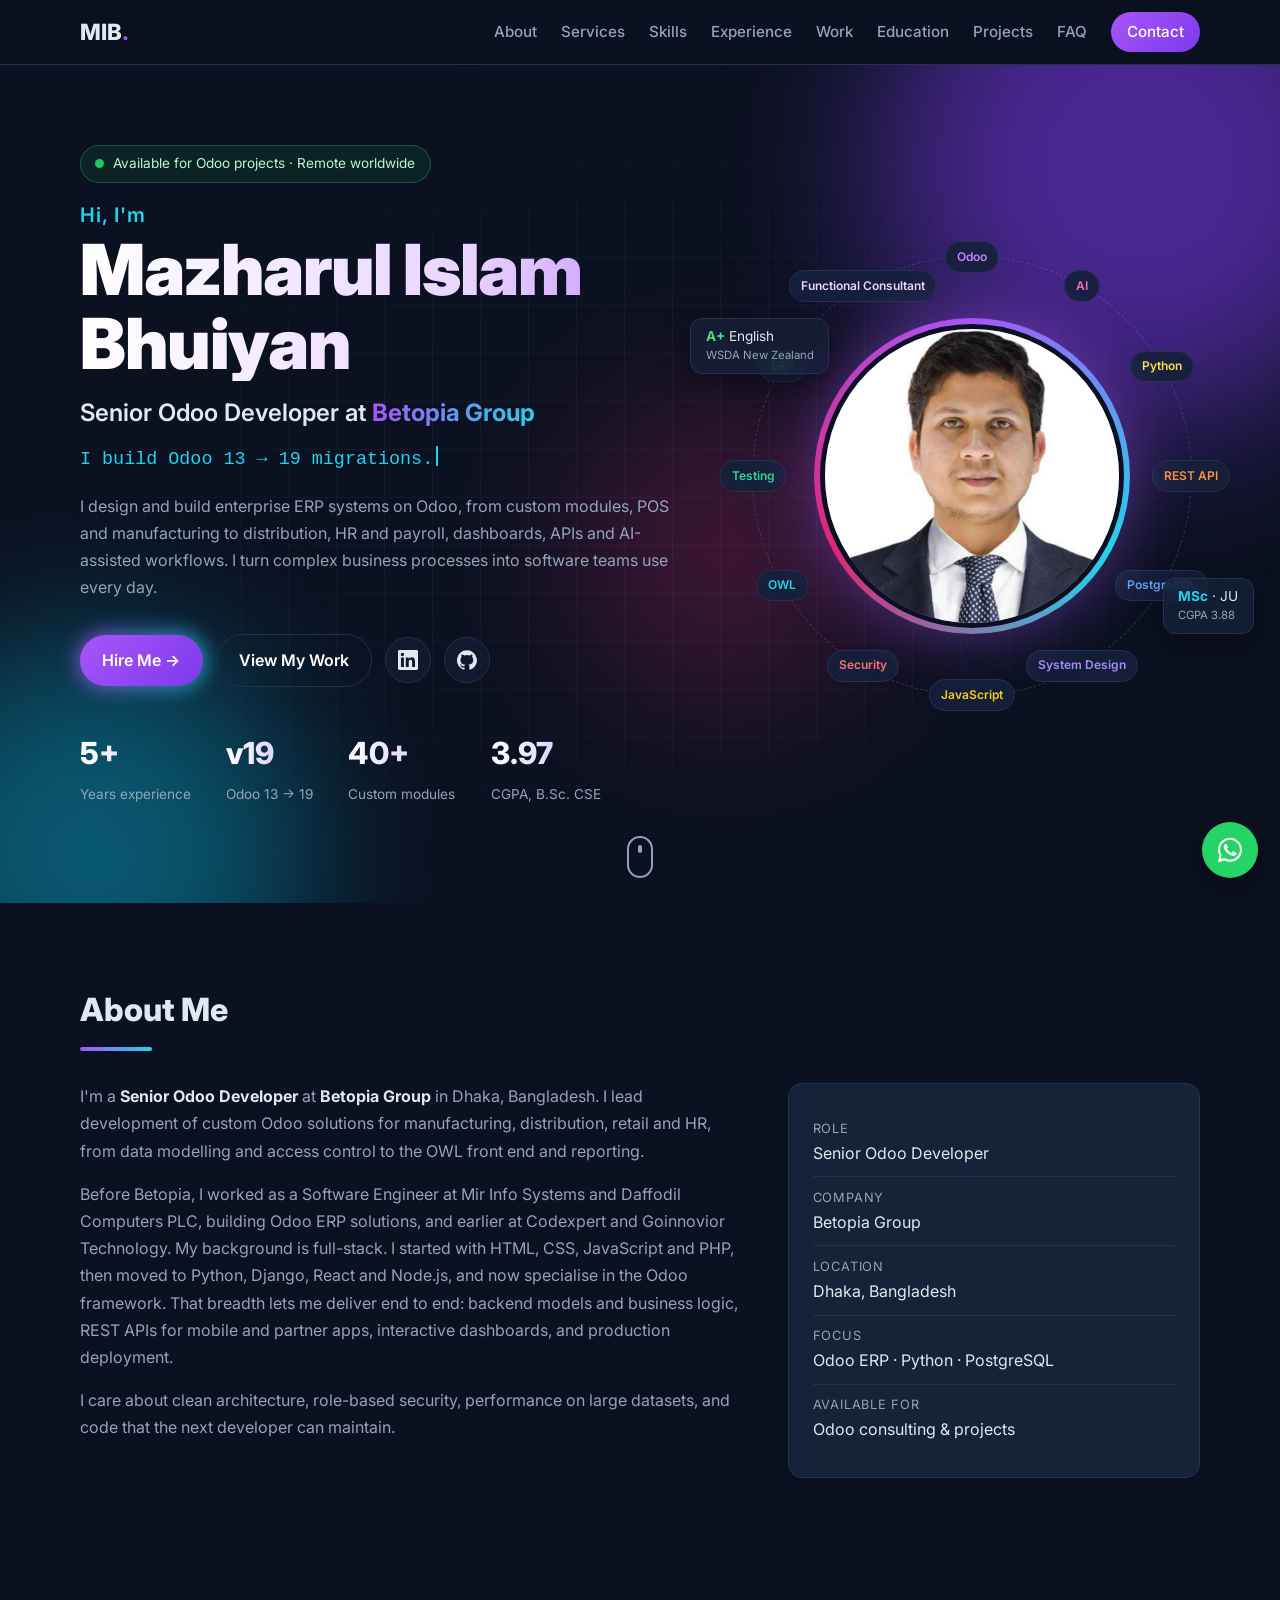
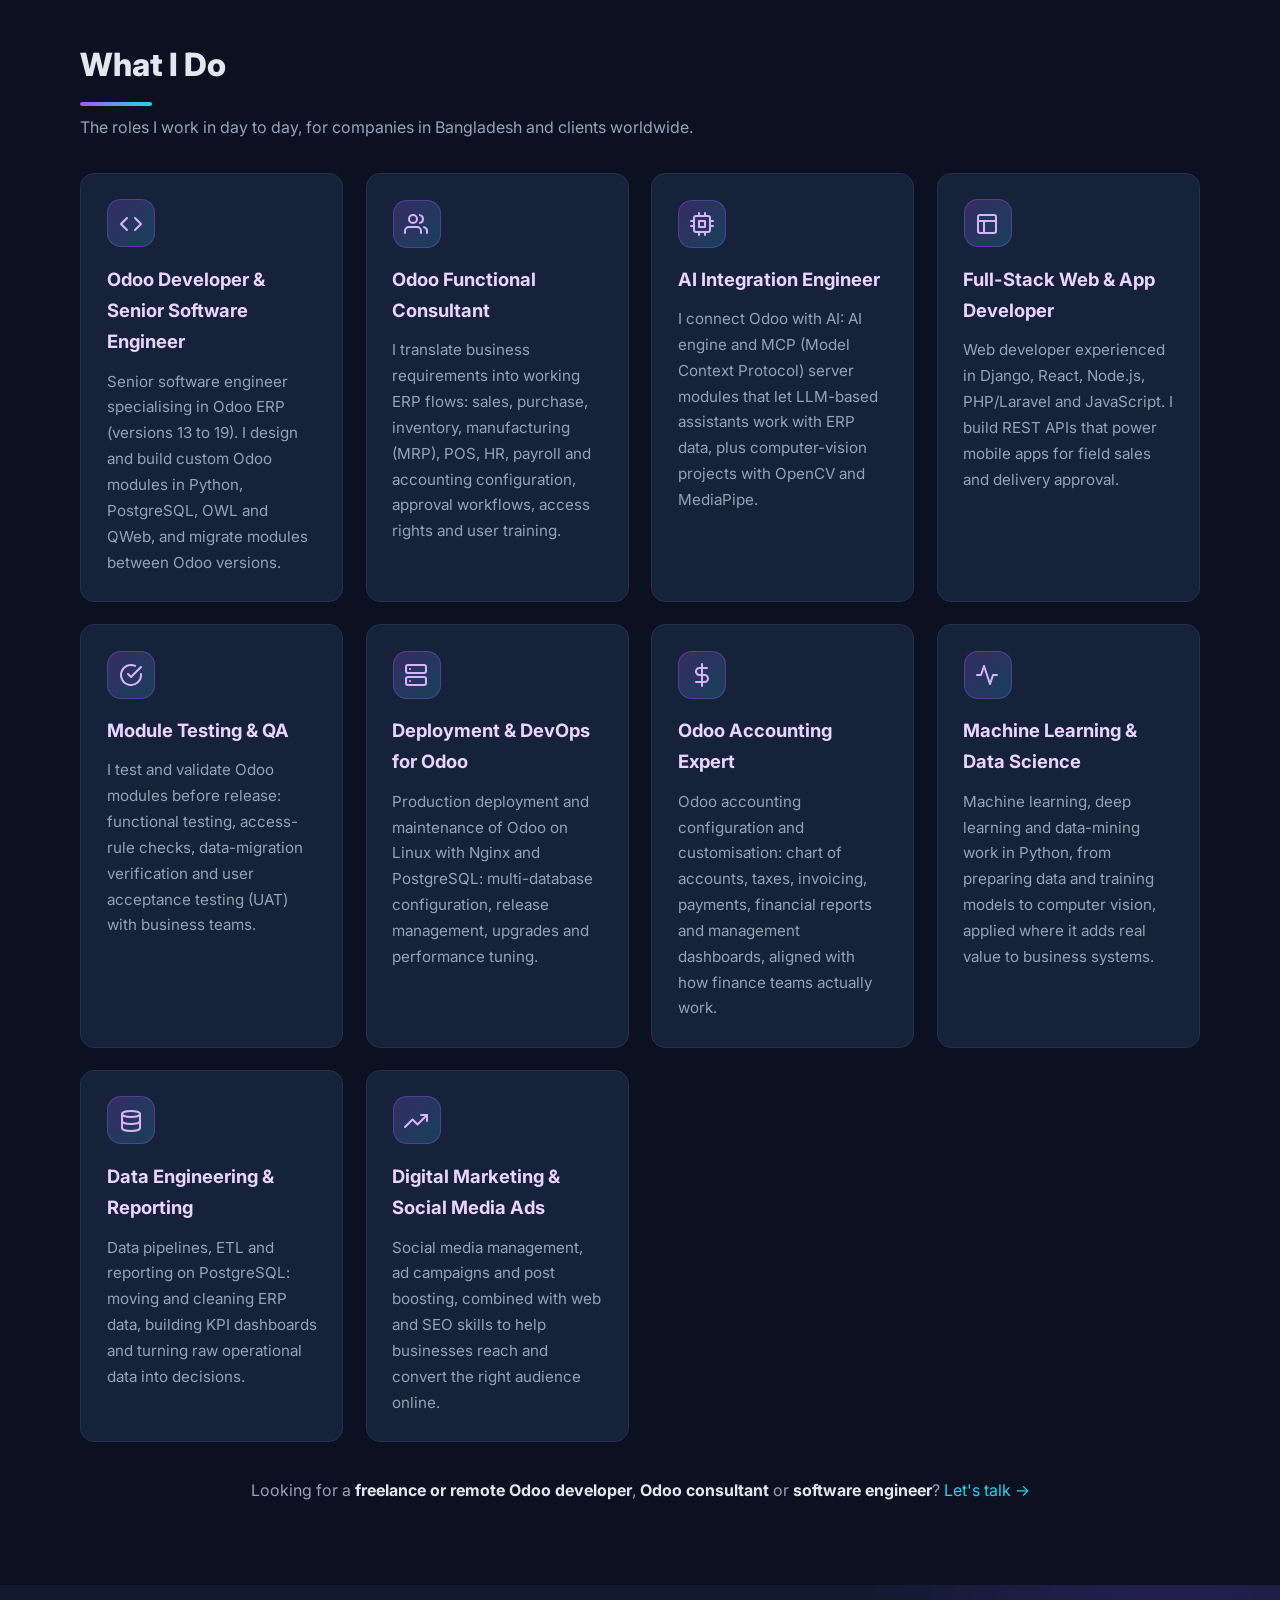
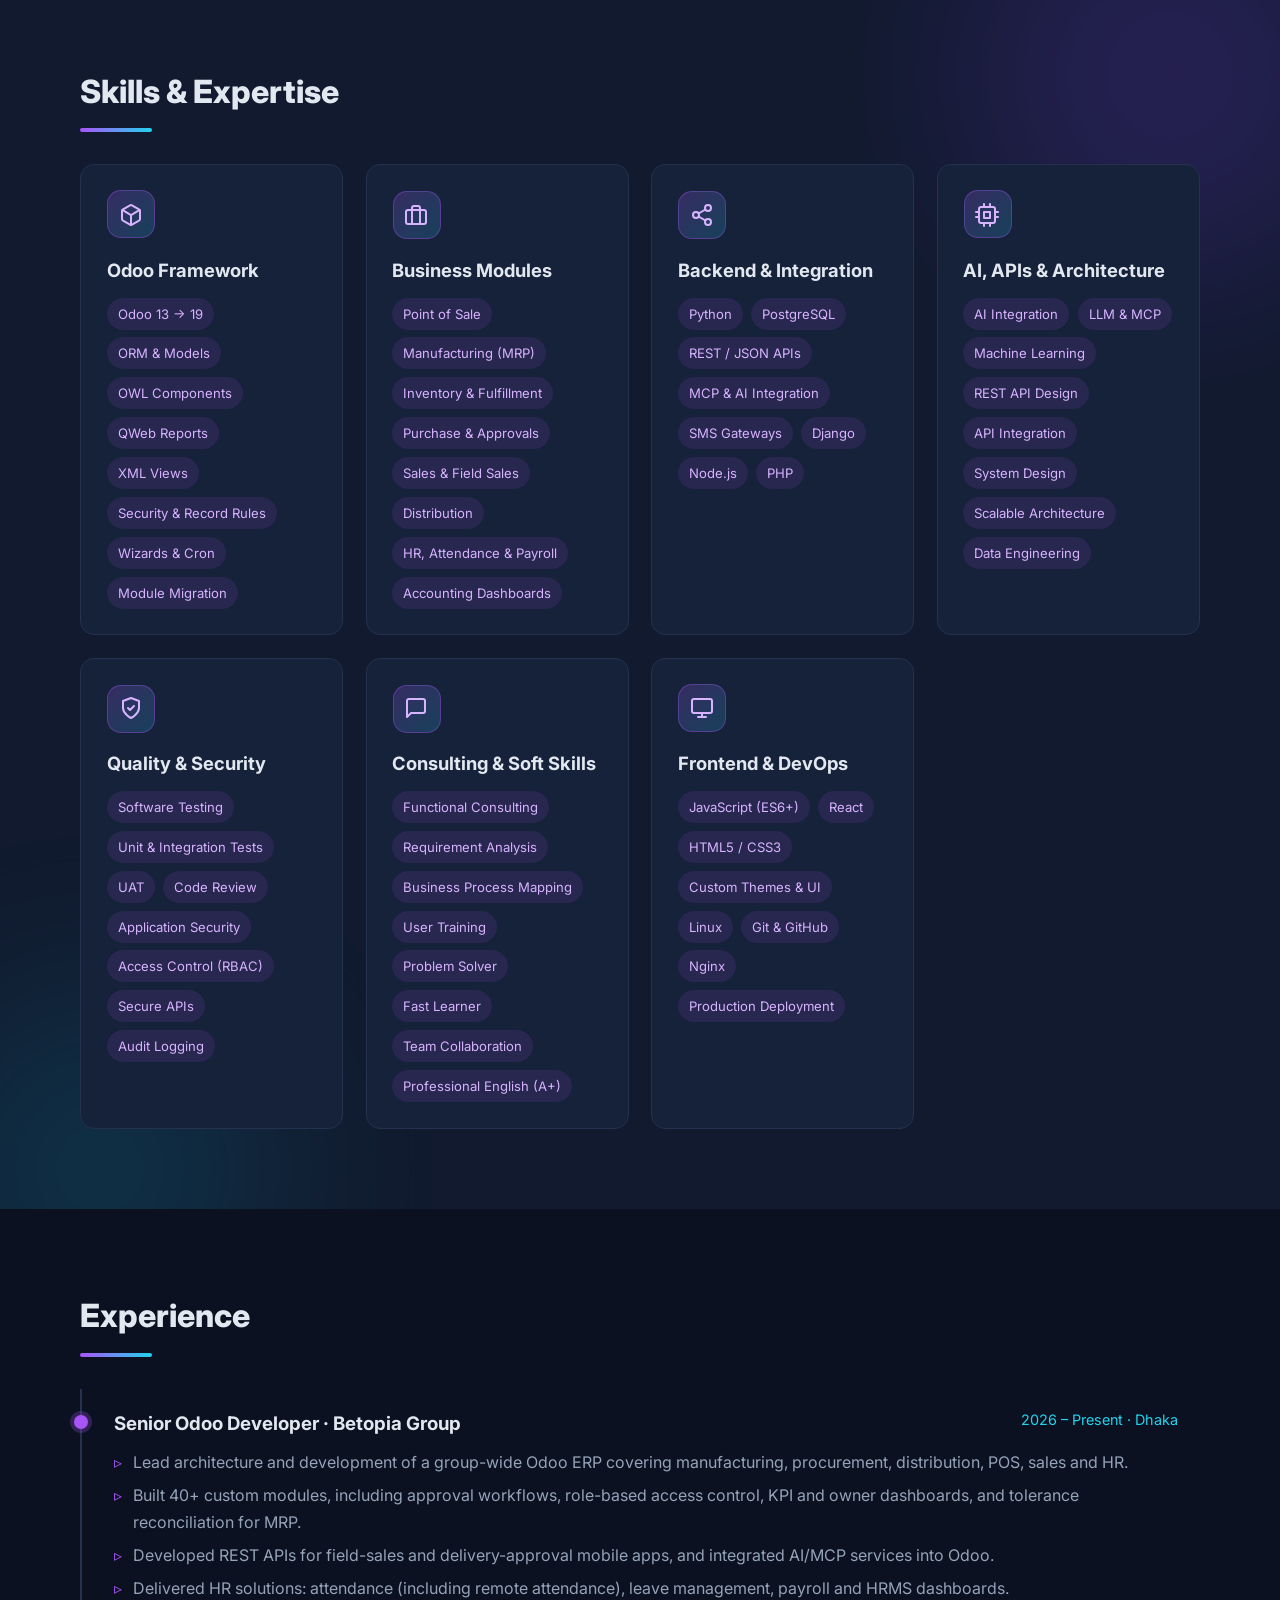
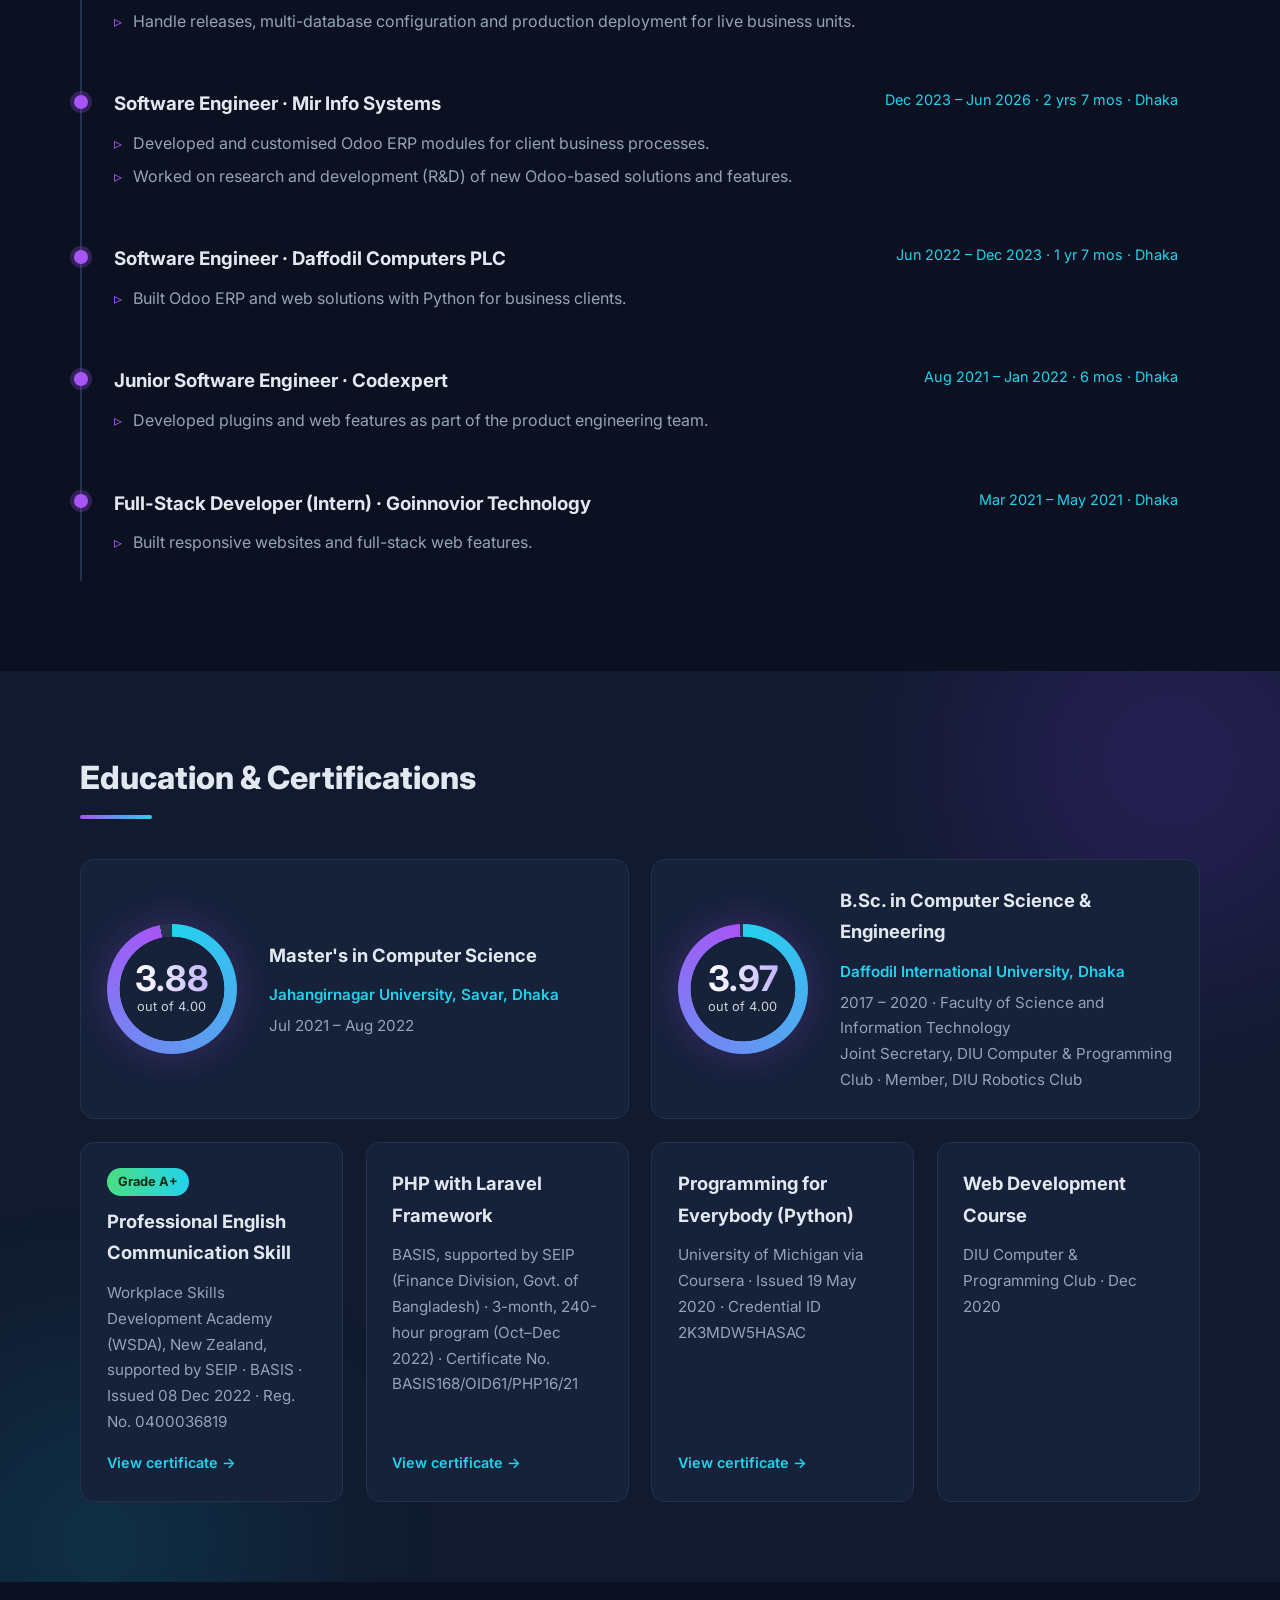
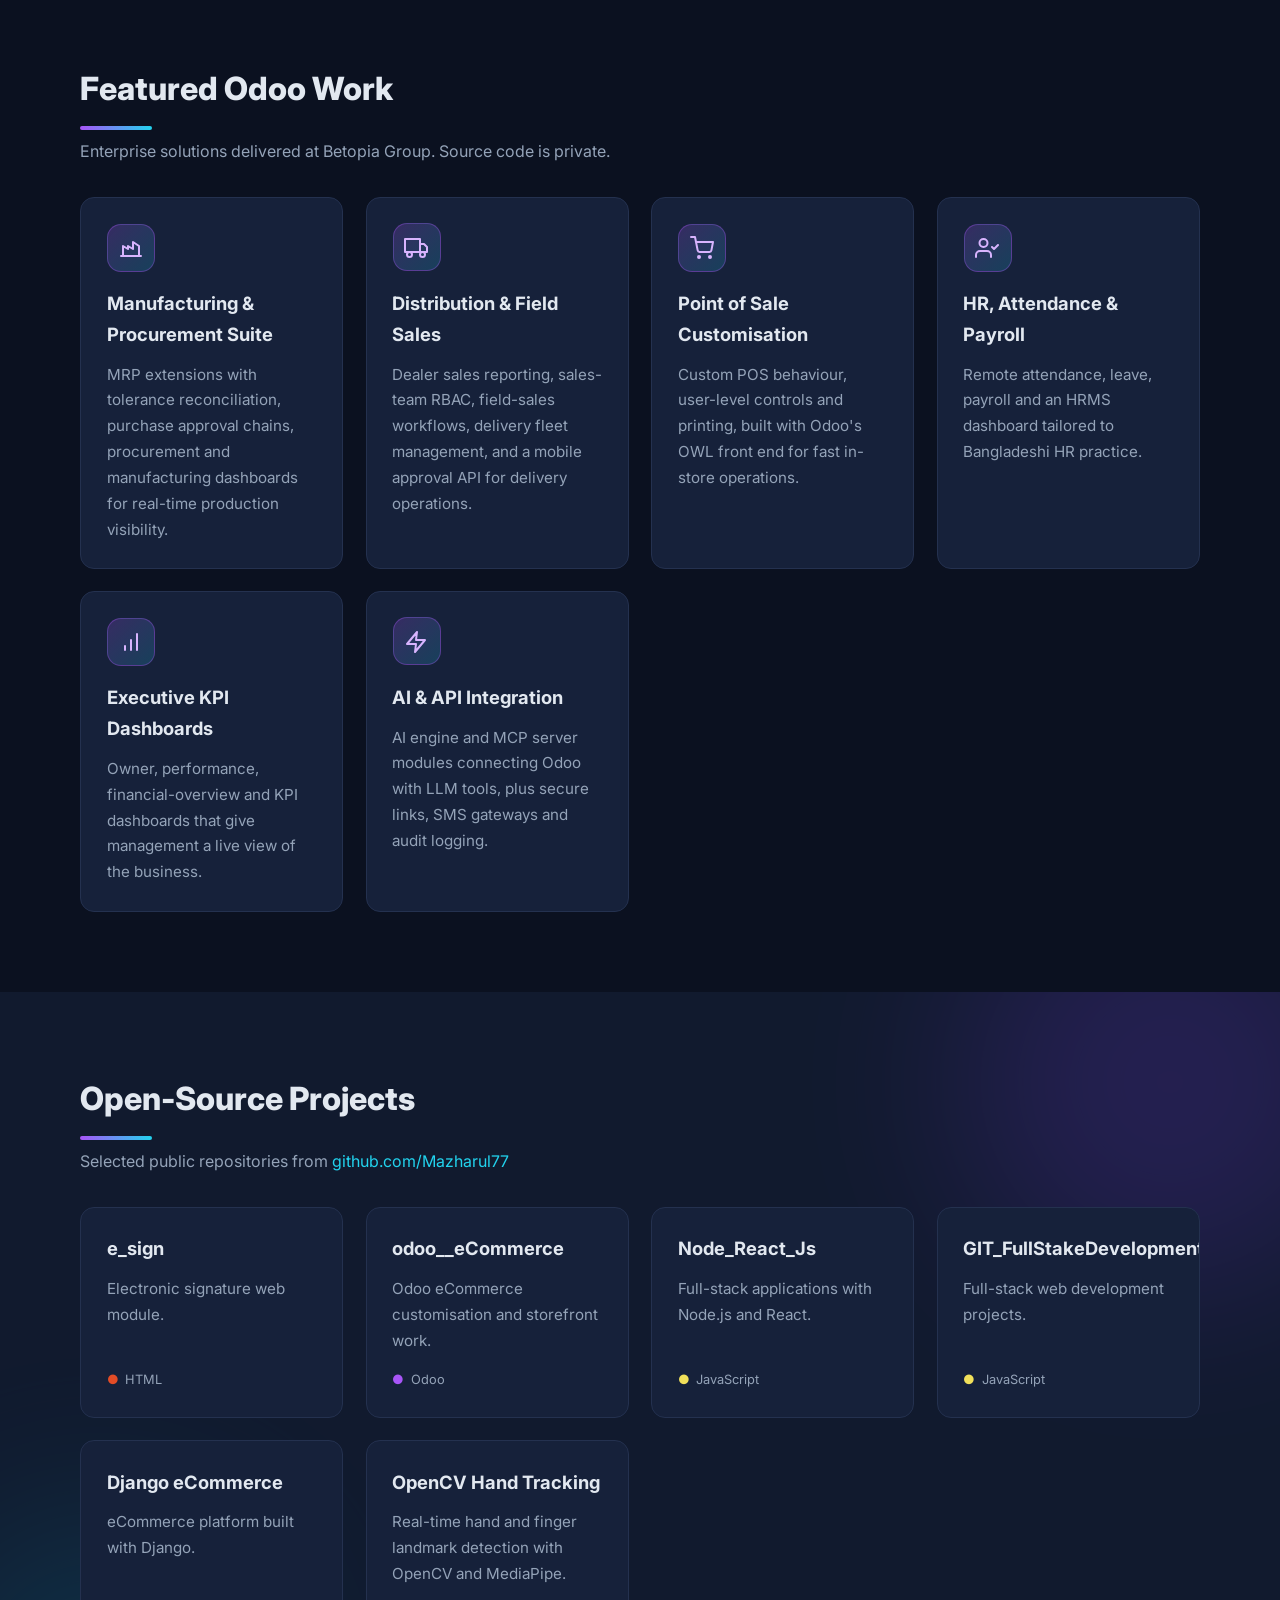
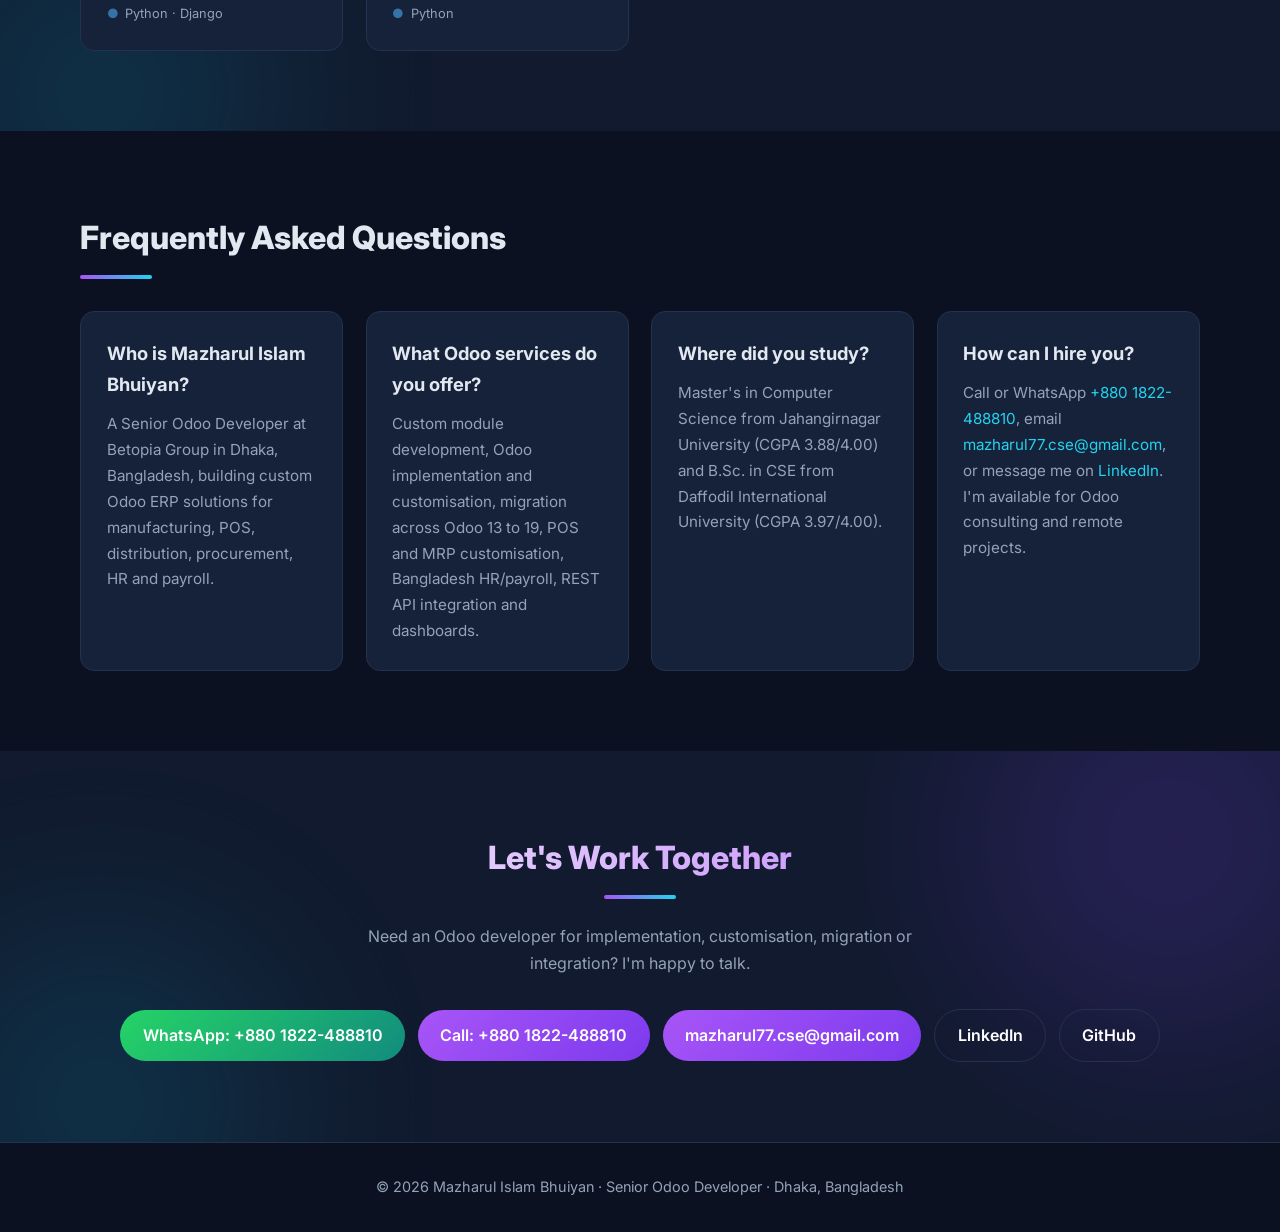
<file: index.html>
<!DOCTYPE html>
<html lang="en">
<head>
  <meta charset="UTF-8">
  <script>document.documentElement.classList.add('js')</script>
  <meta name="viewport" content="width=device-width, initial-scale=1">
  <title>Mazharul Islam Bhuiyan | Senior Odoo Developer & ERP Expert (Odoo 13–19) · Bangladesh & Remote</title>
  <meta name="description" content="Mazharul Islam Bhuiyan: Senior Odoo Developer at Betopia Group with 5+ years building custom Odoo ERP (v13–19) for manufacturing, POS, inventory, HR & payroll. Python · PostgreSQL · OWL. Available for remote Odoo projects worldwide.">
  <meta name="keywords" content="Mazharul Islam Bhuiyan, Senior Odoo Developer, Odoo Developer Bangladesh, Odoo Developer Dhaka, Remote Odoo Developer, Hire Odoo Developer, Freelance Odoo Developer, Odoo ERP Consultant, Odoo Expert, Odoo 19, Odoo 18, Odoo 17, Odoo 16, Odoo 15, Odoo 14, Odoo 13, Odoo Migration, Odoo Customization, Odoo POS, Odoo MRP, Odoo HR Payroll, Python Developer, Betopia Group, ERP Implementation, OWL, PostgreSQL">
  <meta name="author" content="Mazharul Islam Bhuiyan">
  <meta name="robots" content="index, follow, max-image-preview:large, max-snippet:-1, max-video-preview:-1">
  <link rel="canonical" href="https://mazharul77.github.io/">
  <link rel="alternate" hreflang="en" href="https://mazharul77.github.io/">
  <link rel="alternate" hreflang="x-default" href="https://mazharul77.github.io/">
  <meta name="theme-color" content="#0b1120">
  <meta name="color-scheme" content="dark">
  <meta name="google-site-verification" content="B3nB1jw2FcaCoddWnjv1Y5UO0d46UcUWuQjmmA1iHUg">
  <meta name="geo.region" content="BD-13">
  <meta name="geo.placename" content="Dhaka">
  <meta name="geo.position" content="23.8103;90.4125">
  <meta name="ICBM" content="23.8103, 90.4125">

  <!-- Open Graph -->
  <meta property="og:type" content="profile">
  <meta property="og:locale" content="en_US">
  <meta property="og:site_name" content="Mazharul Islam Bhuiyan · Senior Odoo Developer">
  <meta property="og:title" content="Mazharul Islam Bhuiyan | Senior Odoo Developer (Odoo 13–19)">
  <meta property="og:description" content="5+ years building custom Odoo ERP for manufacturing, POS, inventory, HR & payroll. Senior Odoo Developer at Betopia Group. Available for remote projects.">
  <meta property="og:url" content="https://mazharul77.github.io/">
  <meta property="og:image" content="https://mazharul77.github.io/assets/og-image.jpg">
  <meta property="og:image:width" content="1200">
  <meta property="og:image:height" content="630">
  <meta property="og:image:alt" content="Mazharul Islam Bhuiyan, Senior Odoo Developer">
  <meta property="profile:first_name" content="Mazharul Islam">
  <meta property="profile:last_name" content="Bhuiyan">
  <meta property="profile:username" content="Mazharul77">

  <!-- Twitter -->
  <meta name="twitter:card" content="summary_large_image">
  <meta name="twitter:title" content="Mazharul Islam Bhuiyan | Senior Odoo Developer (Odoo 13–19)">
  <meta name="twitter:description" content="5+ years building custom Odoo ERP. Senior Odoo Developer at Betopia Group. Available for remote projects worldwide.">
  <meta name="twitter:image" content="https://mazharul77.github.io/assets/og-image.jpg">
  <meta name="twitter:image:alt" content="Mazharul Islam Bhuiyan, Senior Odoo Developer">

  <link rel="icon" type="image/jpeg" href="assets/mazharul-islam-bhuiyan.jpg">
  <link rel="apple-touch-icon" href="assets/mazharul-islam-bhuiyan.jpg">
  <link rel="preload" as="image" href="assets/mazharul-islam-bhuiyan.webp" type="image/webp" fetchpriority="high">
  <link rel="preconnect" href="https://fonts.googleapis.com">
  <link rel="preconnect" href="https://fonts.gstatic.com" crossorigin>
  <link href="https://fonts.googleapis.com/css2?family=Inter:wght@400;500;600;700;800;900&display=swap" rel="stylesheet">
  <link rel="stylesheet" href="style.css">

  <!-- Structured data for Google -->
  <script type="application/ld+json">
  {
    "@context": "https://schema.org",
    "@type": "ProfilePage",
    "mainEntity": {
      "@type": "Person",
      "@id": "https://mazharul77.github.io/#person",
      "name": "Mazharul Islam Bhuiyan",
      "alternateName": ["Mazharul Bhuiyan", "Mazharul Islam", "Md. Mazharul Islam Bhuiyan", "Mazharul77"],
      "jobTitle": "Senior Odoo Developer",
      "description": "Senior Odoo Developer at Betopia Group in Dhaka, Bangladesh, specialising in custom Odoo ERP modules, POS, manufacturing, HR and payroll.",
      "email": "mailto:mazharul77.cse@gmail.com",
      "telephone": "+8801822488810",
      "worksFor": { "@type": "Organization", "name": "Betopia Group" },
      "alumniOf": [
        { "@type": "CollegeOrUniversity", "name": "Jahangirnagar University", "sameAs": "https://juniv.edu/" },
        { "@type": "CollegeOrUniversity", "name": "Daffodil International University", "sameAs": "https://daffodilvarsity.edu.bd/" }
      ],
      "hasCredential": [
        { "@type": "EducationalOccupationalCredential", "name": "Professional English Communication Skill (Grade A+)", "credentialCategory": "certificate", "recognizedBy": { "@type": "Organization", "name": "WSDA New Zealand" } },
        { "@type": "EducationalOccupationalCredential", "name": "Master's in Computer Science (CGPA 3.88/4.00)", "credentialCategory": "degree", "recognizedBy": { "@type": "CollegeOrUniversity", "name": "Jahangirnagar University" } },
        { "@type": "EducationalOccupationalCredential", "name": "B.Sc. in Computer Science & Engineering (CGPA 3.97/4.00)", "credentialCategory": "degree", "recognizedBy": { "@type": "CollegeOrUniversity", "name": "Daffodil International University" } },
        { "@type": "EducationalOccupationalCredential", "name": "PHP with Laravel Framework", "credentialCategory": "certificate", "recognizedBy": { "@type": "Organization", "name": "BASIS" } },
        { "@type": "EducationalOccupationalCredential", "name": "Web Development Course", "credentialCategory": "certificate", "recognizedBy": { "@type": "Organization", "name": "DIU Computer & Programming Club" } },
        { "@type": "EducationalOccupationalCredential", "name": "Programming for Everybody (Getting Started with Python)", "credentialCategory": "certificate", "recognizedBy": { "@type": "CollegeOrUniversity", "name": "University of Michigan" }, "url": "https://coursera.org/verify/2K3MDW5HASAC" }
      ],
      "address": { "@type": "PostalAddress", "addressLocality": "Dhaka", "addressCountry": "BD" },
      "nationality": { "@type": "Country", "name": "Bangladesh" },
      "url": "https://mazharul77.github.io/",
      "image": "https://mazharul77.github.io/assets/mazharul-islam-bhuiyan.jpg",
      "sameAs": [
        "https://www.linkedin.com/in/mazharul-islam-bhuiyan-06694014a",
        "https://bd.linkedin.com/in/mazharul-islam-bhuiyan-06694014a",
        "https://github.com/Mazharul77"
      ],
      "knowsAbout": ["Odoo", "Odoo ERP", "Odoo Development", "Odoo Customization", "Odoo Migration", "Odoo 13", "Odoo 14", "Odoo 15", "Odoo 16", "Odoo 17", "Odoo 18", "Odoo 19", "Python", "PostgreSQL", "JavaScript", "OWL", "QWeb", "XML", "REST API", "Django", "React", "Node.js", "ERP Implementation", "Point of Sale", "Manufacturing (MRP)", "HR & Payroll", "Odoo Accounting", "Odoo Functional Consulting", "Software Engineering", "Web Development", "REST API Development", "AI Integration", "Model Context Protocol (MCP)", "Computer Vision", "Software Testing", "User Acceptance Testing", "DevOps", "Linux", "Nginx", "Machine Learning", "Deep Learning", "Data Science", "Data Mining", "Data Engineering", "ETL", "Digital Marketing", "Social Media Marketing", "Search Engine Optimization", "System Design", "Software Architecture", "API Design", "API Integration", "Application Security", "Software Testing", "Functional Consulting", "Requirement Analysis", "Problem Solving"],
      "hasOccupation": [
        { "@type": "Occupation", "name": "Senior Odoo Developer", "alternateName": ["Odoo Developer", "Odoo ERP Developer", "Senior Software Engineer", "Software Engineer"], "occupationLocation": { "@type": "Country", "name": "Bangladesh" }, "skills": "Odoo, Python, PostgreSQL, OWL, QWeb, ERP" },
        { "@type": "Occupation", "name": "Odoo Functional Consultant", "alternateName": ["ERP Consultant", "Odoo Consultant"] },
        { "@type": "Occupation", "name": "AI Integration Engineer", "alternateName": ["AI Developer"] },
        { "@type": "Occupation", "name": "Full-Stack Web Developer", "alternateName": ["Web Developer", "App Developer"] },
        { "@type": "Occupation", "name": "Odoo Accounting Expert", "alternateName": ["Odoo Accounting Consultant"] },
        { "@type": "Occupation", "name": "Machine Learning Engineer", "alternateName": ["Data Scientist", "ML Engineer"] },
        { "@type": "Occupation", "name": "Data Engineer" },
        { "@type": "Occupation", "name": "Digital Marketing Specialist", "alternateName": ["Social Media Manager"] }
      ]
    }
  }
  </script>
  <script type="application/ld+json">
  {
    "@context": "https://schema.org",
    "@type": "FAQPage",
    "mainEntity": [
      {
        "@type": "Question",
        "name": "Who is Mazharul Islam Bhuiyan?",
        "acceptedAnswer": { "@type": "Answer", "text": "Mazharul Islam Bhuiyan is a Senior Odoo Developer at Betopia Group in Dhaka, Bangladesh. He builds custom Odoo ERP solutions for manufacturing, POS, distribution, procurement, HR and payroll." }
      },
      {
        "@type": "Question",
        "name": "What Odoo services does Mazharul Islam Bhuiyan offer?",
        "acceptedAnswer": { "@type": "Answer", "text": "Custom Odoo module development, Odoo implementation and customisation, migration across Odoo versions 13 to 19, POS and MRP customisation, HR and payroll localisation for Bangladesh, REST API integration and executive dashboards." }
      },
      {
        "@type": "Question",
        "name": "Where did Mazharul Islam Bhuiyan study?",
        "acceptedAnswer": { "@type": "Answer", "text": "He earned a Master's in Computer Science from Jahangirnagar University (CGPA 3.88/4.00) and a B.Sc. in Computer Science & Engineering from Daffodil International University (CGPA 3.97/4.00)." }
      },
      {
        "@type": "Question",
        "name": "How can I hire an Odoo developer in Bangladesh?",
        "acceptedAnswer": { "@type": "Answer", "text": "You can contact Mazharul Islam Bhuiyan by phone or WhatsApp at +880 1822-488810, by email at mazharul77.cse@gmail.com, or on LinkedIn at linkedin.com/in/mazharul-islam-bhuiyan-06694014a. He is available for Odoo consulting and remote projects." }
      }
    ]
  }
  </script>
  <script type="application/ld+json">
  {
    "@context": "https://schema.org",
    "@graph": [
      {
        "@type": "WebSite",
        "@id": "https://mazharul77.github.io/#website",
        "url": "https://mazharul77.github.io/",
        "name": "Mazharul Islam Bhuiyan · Senior Odoo Developer",
        "inLanguage": "en",
        "publisher": { "@id": "https://mazharul77.github.io/#person" }
      },
      {
        "@type": "ProfessionalService",
        "@id": "https://mazharul77.github.io/#service",
        "name": "Mazharul Islam Bhuiyan · Odoo Development & ERP Consulting",
        "url": "https://mazharul77.github.io/",
        "image": "https://mazharul77.github.io/assets/og-image.jpg",
        "telephone": "+8801822488810",
        "email": "mazharul77.cse@gmail.com",
        "founder": { "@id": "https://mazharul77.github.io/#person" },
        "address": { "@type": "PostalAddress", "addressLocality": "Dhaka", "addressCountry": "BD" },
        "geo": { "@type": "GeoCoordinates", "latitude": 23.8103, "longitude": 90.4125 },
        "areaServed": [{ "@type": "Country", "name": "Bangladesh" }, { "@type": "Place", "name": "Worldwide" }],
        "knowsLanguage": ["en", "bn"],
        "hasOfferCatalog": {
          "@type": "OfferCatalog",
          "name": "Odoo Services",
          "itemListElement": [
            { "@type": "Offer", "itemOffered": { "@type": "Service", "name": "Custom Odoo Module Development" } },
            { "@type": "Offer", "itemOffered": { "@type": "Service", "name": "Odoo Implementation & Customization" } },
            { "@type": "Offer", "itemOffered": { "@type": "Service", "name": "Odoo Version Migration (13 to 19)" } },
            { "@type": "Offer", "itemOffered": { "@type": "Service", "name": "Odoo POS, MRP, Inventory, HR & Payroll" } },
            { "@type": "Offer", "itemOffered": { "@type": "Service", "name": "Odoo REST API & Third-Party Integration" } }
          ]
        }
      }
    ]
  }
  </script>
</head>
<body>
  <a class="skip" href="#main">Skip to content</a>
  <div class="progress" aria-hidden="true"></div>

  <header class="nav">
    <div class="container nav-inner">
      <a href="#top" class="logo" aria-label="Home">MIB<span>.</span></a>
      <nav aria-label="Primary">
        <a href="#about">About</a>
        <a href="#services">Services</a>
        <a href="#skills">Skills</a>
        <a href="#experience">Experience</a>
        <a href="#work">Work</a>
        <a href="#education">Education</a>
        <a href="#projects">Projects</a>
        <a href="#faq">FAQ</a>
        <a href="#contact" class="btn btn-sm">Contact</a>
      </nav>
    </div>
  </header>

  <main id="main">
    <!-- Hero -->
    <section class="hero" id="top">
      <div class="hero-bg" aria-hidden="true">
        <span class="blob b1"></span><span class="blob b2"></span><span class="blob b3"></span>
        <div class="grid-overlay"></div>
      </div>
      <div class="container hero-inner">
        <div class="hero-text">
          <p class="badge reveal"><span class="pulse"></span> Available for Odoo projects · Remote worldwide</p>
          <h1 class="reveal">
            <span class="hi">Hi, I'm</span>
            <span class="name">Mazharul Islam Bhuiyan</span>
          </h1>
          <h2 class="role reveal">Senior Odoo Developer at <strong>Betopia Group</strong></h2>
          <p class="typing reveal" aria-hidden="true">I build <span class="typed" data-words='["custom Odoo modules.","Odoo 13 → 19 migrations.","POS &amp; manufacturing ERP.","HR &amp; payroll systems.","REST APIs &amp; integrations.","AI-powered Odoo workflows.","secure, scalable system designs.","well-tested, reliable software."]'>custom Odoo modules.</span><span class="caret"></span></p>
          <p class="lead reveal">I design and build enterprise ERP systems on Odoo, from custom modules, POS and manufacturing to distribution, HR and payroll, dashboards, APIs and AI-assisted workflows. I turn complex business processes into software teams use every day.</p>
          <div class="cta reveal">
            <a href="#contact" class="btn btn-glow">Hire Me <span aria-hidden="true">→</span></a>
            <a href="#work" class="btn btn-ghost">View My Work</a>
            <a href="https://www.linkedin.com/in/mazharul-islam-bhuiyan-06694014a" class="icon-btn" target="_blank" rel="me noopener" aria-label="LinkedIn profile of Mazharul Islam Bhuiyan">
              <svg viewBox="0 0 24 24" width="20" height="20" fill="currentColor" aria-hidden="true"><path d="M20.45 20.45h-3.56v-5.57c0-1.33-.02-3.04-1.85-3.04-1.85 0-2.14 1.45-2.14 2.94v5.67H9.34V9h3.42v1.56h.05c.48-.9 1.64-1.85 3.37-1.85 3.6 0 4.27 2.37 4.27 5.46v6.28zM5.34 7.43a2.06 2.06 0 1 1 0-4.13 2.06 2.06 0 0 1 0 4.13zM7.12 20.45H3.56V9h3.56v11.45zM22.22 0H1.77C.79 0 0 .77 0 1.73v20.54C0 23.23.79 24 1.77 24h20.45c.98 0 1.78-.77 1.78-1.73V1.73C24 .77 23.2 0 22.22 0z"/></svg>
            </a>
            <a href="https://github.com/Mazharul77" class="icon-btn" target="_blank" rel="me noopener" aria-label="GitHub profile of Mazharul Islam Bhuiyan">
              <svg viewBox="0 0 24 24" width="20" height="20" fill="currentColor" aria-hidden="true"><path d="M12 .3a12 12 0 0 0-3.8 23.4c.6.1.8-.3.8-.6v-2c-3.3.7-4-1.6-4-1.6-.6-1.4-1.4-1.8-1.4-1.8-1-.7.1-.7.1-.7 1.2.1 1.8 1.2 1.8 1.2 1 1.8 2.8 1.3 3.5 1 0-.8.4-1.3.7-1.6-2.7-.3-5.5-1.3-5.5-6 0-1.2.5-2.3 1.3-3.1-.2-.4-.6-1.6 0-3.2 0 0 1-.3 3.4 1.2a11.5 11.5 0 0 1 6 0c2.3-1.5 3.3-1.2 3.3-1.2.6 1.6.2 2.8 0 3.2.9.8 1.3 1.9 1.3 3.2 0 4.6-2.8 5.6-5.5 5.9.5.4.9 1 .9 2.2v3.3c0 .3.1.7.8.6A12 12 0 0 0 12 .3"/></svg>
            </a>
          </div>
          <ul class="stats reveal">
            <li><strong><span class="count" data-to="5">5</span>+</strong><span>Years experience</span></li>
            <li><strong>v<span class="count" data-from="13" data-to="19">19</span></strong><span>Odoo 13 → 19</span></li>
            <li><strong><span class="count" data-to="40">40</span>+</strong><span>Custom modules</span></li>
            <li><strong><span class="count" data-to="3.97" data-dec="2">3.97</span></strong><span>CGPA, B.Sc. CSE</span></li>
          </ul>
        </div>
        <div class="hero-visual reveal">
          <div class="orbit" aria-hidden="true">
            <span class="chip" style="top:0.0%;left:50.0%;color:#c084fc">Odoo</span>
            <span class="chip" style="top:6.7%;left:75.0%;color:#f472b6">AI</span>
            <span class="chip" style="top:25.0%;left:93.3%;color:#fde047">Python</span>
            <span class="chip" style="top:50.0%;left:100.0%;color:#fb923c">REST API</span>
            <span class="chip" style="top:75.0%;left:93.3%;color:#60a5fa">PostgreSQL</span>
            <span class="chip" style="top:93.3%;left:75.0%;color:#a78bfa">System Design</span>
            <span class="chip" style="top:100.0%;left:50.0%;color:#facc15">JavaScript</span>
            <span class="chip" style="top:93.3%;left:25.0%;color:#f87171">Security</span>
            <span class="chip" style="top:75.0%;left:6.7%;color:#22d3ee">OWL</span>
            <span class="chip" style="top:50.0%;left:0.0%;color:#34d399">Testing</span>
            <span class="chip" style="top:25.0%;left:6.7%;color:#4ade80">ERP</span>
            <span class="chip" style="top:6.7%;left:25.0%;color:#e9d5ff">Functional Consultant</span>
          </div>
          <div class="avatar-ring">
            <picture>
              <source srcset="assets/mazharul-islam-bhuiyan.webp" type="image/webp">
              <img src="assets/mazharul-islam-bhuiyan.jpg" alt="Mazharul Islam Bhuiyan, Senior Odoo Developer at Betopia Group, Dhaka" width="300" height="300" fetchpriority="high">
            </picture>
          </div>
          <div class="float-card fc1" aria-hidden="true"><strong>A+</strong> English<br><small>WSDA New Zealand</small></div>
          <div class="float-card fc2" aria-hidden="true"><strong>MSc</strong> · JU<br><small>CGPA 3.88</small></div>
        </div>
      </div>
      <a href="#about" class="scroll-hint" aria-label="Scroll to About section"><span></span></a>
    </section>

    <!-- About -->
    <section id="about" class="section">
      <div class="container">
        <h2 class="section-title">About Me</h2>
        <div class="about-grid">
          <div>
            <p>I'm a <strong>Senior Odoo Developer</strong> at <strong>Betopia Group</strong> in Dhaka, Bangladesh. I lead development of custom Odoo solutions for manufacturing, distribution, retail and HR, from data modelling and access control to the OWL front end and reporting.</p>
            <p>Before Betopia, I worked as a Software Engineer at Mir Info Systems and Daffodil Computers PLC, building Odoo ERP solutions, and earlier at Codexpert and Goinnovior Technology. My background is full-stack. I started with HTML, CSS, JavaScript and PHP, then moved to Python, Django, React and Node.js, and now specialise in the Odoo framework. That breadth lets me deliver end to end: backend models and business logic, REST APIs for mobile and partner apps, interactive dashboards, and production deployment.</p>
            <p>I care about clean architecture, role-based security, performance on large datasets, and code that the next developer can maintain.</p>
          </div>
          <ul class="facts">
            <li><span>Role</span>Senior Odoo Developer</li>
            <li><span>Company</span>Betopia Group</li>
            <li><span>Location</span>Dhaka, Bangladesh</li>
            <li><span>Focus</span>Odoo ERP · Python · PostgreSQL</li>
            <li><span>Available for</span>Odoo consulting & projects</li>
          </ul>
        </div>
      </div>
    </section>

    <!-- Roles -->
    <section id="services" class="section">
      <div class="container">
        <h2 class="section-title">What I Do</h2>
        <p class="section-sub">The roles I work in day to day, for companies in Bangladesh and clients worldwide.</p>
        <div class="cards roles">
          <article class="card">
            <span class="ico" aria-hidden="true"><svg viewBox="0 0 24 24" width="24" height="24" fill="none" stroke="currentColor" stroke-width="2" stroke-linecap="round" stroke-linejoin="round"><polyline points="16 18 22 12 16 6"/><polyline points="8 6 2 12 8 18"/></svg></span>
            <h3>Odoo Developer & Senior Software Engineer</h3>
            <p>Senior software engineer specialising in Odoo ERP (versions 13 to 19). I design and build custom Odoo modules in Python, PostgreSQL, OWL and QWeb, and migrate modules between Odoo versions.</p>
          </article>
          <article class="card">
            <span class="ico" aria-hidden="true"><svg viewBox="0 0 24 24" width="24" height="24" fill="none" stroke="currentColor" stroke-width="2" stroke-linecap="round" stroke-linejoin="round"><path d="M17 21v-2a4 4 0 0 0-4-4H5a4 4 0 0 0-4 4v2"/><circle cx="9" cy="7" r="4"/><path d="M23 21v-2a4 4 0 0 0-3-3.87"/><path d="M16 3.13a4 4 0 0 1 0 7.75"/></svg></span>
            <h3>Odoo Functional Consultant</h3>
            <p>I translate business requirements into working ERP flows: sales, purchase, inventory, manufacturing (MRP), POS, HR, payroll and accounting configuration, approval workflows, access rights and user training.</p>
          </article>
          <article class="card">
            <span class="ico" aria-hidden="true"><svg viewBox="0 0 24 24" width="24" height="24" fill="none" stroke="currentColor" stroke-width="2" stroke-linecap="round" stroke-linejoin="round"><rect x="4" y="4" width="16" height="16" rx="2"/><rect x="9" y="9" width="6" height="6"/><path d="M9 1v3M15 1v3M9 20v3M15 20v3M20 9h3M20 14h3M1 9h3M1 14h3"/></svg></span>
            <h3>AI Integration Engineer</h3>
            <p>I connect Odoo with AI: AI engine and MCP (Model Context Protocol) server modules that let LLM-based assistants work with ERP data, plus computer-vision projects with OpenCV and MediaPipe.</p>
          </article>
          <article class="card">
            <span class="ico" aria-hidden="true"><svg viewBox="0 0 24 24" width="24" height="24" fill="none" stroke="currentColor" stroke-width="2" stroke-linecap="round" stroke-linejoin="round"><rect x="3" y="3" width="18" height="18" rx="2"/><path d="M3 9h18M9 21V9"/></svg></span>
            <h3>Full-Stack Web & App Developer</h3>
            <p>Web developer experienced in Django, React, Node.js, PHP/Laravel and JavaScript. I build REST APIs that power mobile apps for field sales and delivery approval.</p>
          </article>
          <article class="card">
            <span class="ico" aria-hidden="true"><svg viewBox="0 0 24 24" width="24" height="24" fill="none" stroke="currentColor" stroke-width="2" stroke-linecap="round" stroke-linejoin="round"><path d="M22 11.08V12a10 10 0 1 1-5.93-9.14"/><polyline points="22 4 12 14.01 9 11.01"/></svg></span>
            <h3>Module Testing & QA</h3>
            <p>I test and validate Odoo modules before release: functional testing, access-rule checks, data-migration verification and user acceptance testing (UAT) with business teams.</p>
          </article>
          <article class="card">
            <span class="ico" aria-hidden="true"><svg viewBox="0 0 24 24" width="24" height="24" fill="none" stroke="currentColor" stroke-width="2" stroke-linecap="round" stroke-linejoin="round"><rect x="2" y="2" width="20" height="8" rx="2"/><rect x="2" y="14" width="20" height="8" rx="2"/><path d="M6 6h.01M6 18h.01"/></svg></span>
            <h3>Deployment & DevOps for Odoo</h3>
            <p>Production deployment and maintenance of Odoo on Linux with Nginx and PostgreSQL: multi-database configuration, release management, upgrades and performance tuning.</p>
          </article>
          <article class="card">
            <span class="ico" aria-hidden="true"><svg viewBox="0 0 24 24" width="24" height="24" fill="none" stroke="currentColor" stroke-width="2" stroke-linecap="round" stroke-linejoin="round"><line x1="12" y1="1" x2="12" y2="23"/><path d="M17 5H9.5a3.5 3.5 0 0 0 0 7h5a3.5 3.5 0 0 1 0 7H6"/></svg></span>
            <h3>Odoo Accounting Expert</h3>
            <p>Odoo accounting configuration and customisation: chart of accounts, taxes, invoicing, payments, financial reports and management dashboards, aligned with how finance teams actually work.</p>
          </article>
          <article class="card">
            <span class="ico" aria-hidden="true"><svg viewBox="0 0 24 24" width="24" height="24" fill="none" stroke="currentColor" stroke-width="2" stroke-linecap="round" stroke-linejoin="round"><polyline points="22 12 18 12 15 21 9 3 6 12 2 12"/></svg></span>
            <h3>Machine Learning & Data Science</h3>
            <p>Machine learning, deep learning and data-mining work in Python, from preparing data and training models to computer vision, applied where it adds real value to business systems.</p>
          </article>
          <article class="card">
            <span class="ico" aria-hidden="true"><svg viewBox="0 0 24 24" width="24" height="24" fill="none" stroke="currentColor" stroke-width="2" stroke-linecap="round" stroke-linejoin="round"><ellipse cx="12" cy="5" rx="9" ry="3"/><path d="M21 12c0 1.66-4 3-9 3s-9-1.34-9-3"/><path d="M3 5v14c0 1.66 4 3 9 3s9-1.34 9-3V5"/></svg></span>
            <h3>Data Engineering & Reporting</h3>
            <p>Data pipelines, ETL and reporting on PostgreSQL: moving and cleaning ERP data, building KPI dashboards and turning raw operational data into decisions.</p>
          </article>
          <article class="card">
            <span class="ico" aria-hidden="true"><svg viewBox="0 0 24 24" width="24" height="24" fill="none" stroke="currentColor" stroke-width="2" stroke-linecap="round" stroke-linejoin="round"><polyline points="23 6 13.5 15.5 8.5 10.5 1 18"/><polyline points="17 6 23 6 23 12"/></svg></span>
            <h3>Digital Marketing & Social Media Ads</h3>
            <p>Social media management, ad campaigns and post boosting, combined with web and SEO skills to help businesses reach and convert the right audience online.</p>
          </article>
        </div>
        <p class="hire-line">Looking for a <strong>freelance or remote Odoo developer</strong>, <strong>Odoo consultant</strong> or <strong>software engineer</strong>? <a href="#contact">Let's talk →</a></p>
      </div>
    </section>

    <!-- Skills -->
    <section id="skills" class="section alt">
      <div class="container">
        <h2 class="section-title">Skills & Expertise</h2>
        <div class="cards">
          <article class="card">
            <span class="ico" aria-hidden="true"><svg viewBox="0 0 24 24" width="24" height="24" fill="none" stroke="currentColor" stroke-width="2" stroke-linecap="round" stroke-linejoin="round"><path d="M21 16V8a2 2 0 0 0-1-1.73l-7-4a2 2 0 0 0-2 0l-7 4A2 2 0 0 0 3 8v8a2 2 0 0 0 1 1.73l7 4a2 2 0 0 0 2 0l7-4A2 2 0 0 0 21 16z"/><path d="M3.27 6.96 12 12.01l8.73-5.05M12 22.08V12"/></svg></span>
            <h3>Odoo Framework</h3>
            <ul class="tags">
              <li>Odoo 13 → 19</li><li>ORM & Models</li><li>OWL Components</li><li>QWeb Reports</li><li>XML Views</li><li>Security & Record Rules</li><li>Wizards & Cron</li><li>Module Migration</li>
            </ul>
          </article>
          <article class="card">
            <span class="ico" aria-hidden="true"><svg viewBox="0 0 24 24" width="24" height="24" fill="none" stroke="currentColor" stroke-width="2" stroke-linecap="round" stroke-linejoin="round"><rect x="2" y="7" width="20" height="14" rx="2"/><path d="M16 21V5a2 2 0 0 0-2-2h-4a2 2 0 0 0-2 2v16"/></svg></span>
            <h3>Business Modules</h3>
            <ul class="tags">
              <li>Point of Sale</li><li>Manufacturing (MRP)</li><li>Inventory & Fulfillment</li><li>Purchase & Approvals</li><li>Sales & Field Sales</li><li>Distribution</li><li>HR, Attendance & Payroll</li><li>Accounting Dashboards</li>
            </ul>
          </article>
          <article class="card">
            <span class="ico" aria-hidden="true"><svg viewBox="0 0 24 24" width="24" height="24" fill="none" stroke="currentColor" stroke-width="2" stroke-linecap="round" stroke-linejoin="round"><circle cx="18" cy="5" r="3"/><circle cx="6" cy="12" r="3"/><circle cx="18" cy="19" r="3"/><path d="M8.59 13.51l6.83 3.98M15.41 6.51l-6.82 3.98"/></svg></span>
            <h3>Backend & Integration</h3>
            <ul class="tags">
              <li>Python</li><li>PostgreSQL</li><li>REST / JSON APIs</li><li>MCP & AI Integration</li><li>SMS Gateways</li><li>Django</li><li>Node.js</li><li>PHP</li>
            </ul>
          </article>
          <article class="card">
            <span class="ico" aria-hidden="true"><svg viewBox="0 0 24 24" width="24" height="24" fill="none" stroke="currentColor" stroke-width="2" stroke-linecap="round" stroke-linejoin="round"><rect x="4" y="4" width="16" height="16" rx="2"/><rect x="9" y="9" width="6" height="6"/><path d="M9 1v3M15 1v3M9 20v3M15 20v3M20 9h3M20 14h3M1 9h3M1 14h3"/></svg></span>
            <h3>AI, APIs & Architecture</h3>
            <ul class="tags">
              <li>AI Integration</li><li>LLM & MCP</li><li>Machine Learning</li><li>REST API Design</li><li>API Integration</li><li>System Design</li><li>Scalable Architecture</li><li>Data Engineering</li>
            </ul>
          </article>
          <article class="card">
            <span class="ico" aria-hidden="true"><svg viewBox="0 0 24 24" width="24" height="24" fill="none" stroke="currentColor" stroke-width="2" stroke-linecap="round" stroke-linejoin="round"><path d="M12 22s8-4 8-10V5l-8-3-8 3v7c0 6 8 10 8 10z"/><polyline points="9 12 11 14 15 10"/></svg></span>
            <h3>Quality & Security</h3>
            <ul class="tags">
              <li>Software Testing</li><li>Unit & Integration Tests</li><li>UAT</li><li>Code Review</li><li>Application Security</li><li>Access Control (RBAC)</li><li>Secure APIs</li><li>Audit Logging</li>
            </ul>
          </article>
          <article class="card">
            <span class="ico" aria-hidden="true"><svg viewBox="0 0 24 24" width="24" height="24" fill="none" stroke="currentColor" stroke-width="2" stroke-linecap="round" stroke-linejoin="round"><path d="M21 15a2 2 0 0 1-2 2H7l-4 4V5a2 2 0 0 1 2-2h14a2 2 0 0 1 2 2z"/></svg></span>
            <h3>Consulting & Soft Skills</h3>
            <ul class="tags">
              <li>Functional Consulting</li><li>Requirement Analysis</li><li>Business Process Mapping</li><li>User Training</li><li>Problem Solver</li><li>Fast Learner</li><li>Team Collaboration</li><li>Professional English (A+)</li>
            </ul>
          </article>
          <article class="card">
            <span class="ico" aria-hidden="true"><svg viewBox="0 0 24 24" width="24" height="24" fill="none" stroke="currentColor" stroke-width="2" stroke-linecap="round" stroke-linejoin="round"><rect x="2" y="3" width="20" height="14" rx="2"/><path d="M8 21h8M12 17v4"/></svg></span>
            <h3>Frontend & DevOps</h3>
            <ul class="tags">
              <li>JavaScript (ES6+)</li><li>React</li><li>HTML5 / CSS3</li><li>Custom Themes & UI</li><li>Linux</li><li>Git & GitHub</li><li>Nginx</li><li>Production Deployment</li>
            </ul>
          </article>
        </div>
      </div>
    </section>

    <!-- Experience -->
    <section id="experience" class="section">
      <div class="container">
        <h2 class="section-title">Experience</h2>
        <ol class="timeline">
          <li>
            <div class="tl-head">
              <h3>Senior Odoo Developer · Betopia Group</h3>
              <span class="tl-meta">2026 – Present · Dhaka</span>
            </div>
            <ul>
              <li>Lead architecture and development of a group-wide Odoo ERP covering manufacturing, procurement, distribution, POS, sales and HR.</li>
              <li>Built 40+ custom modules, including approval workflows, role-based access control, KPI and owner dashboards, and tolerance reconciliation for MRP.</li>
              <li>Developed REST APIs for field-sales and delivery-approval mobile apps, and integrated AI/MCP services into Odoo.</li>
              <li>Delivered HR solutions: attendance (including remote attendance), leave management, payroll and HRMS dashboards.</li>
              <li>Handle releases, multi-database configuration and production deployment for live business units.</li>
            </ul>
          </li>
          <li>
            <div class="tl-head">
              <h3>Software Engineer · Mir Info Systems</h3>
              <span class="tl-meta">Dec 2023 – Jun 2026 · 2 yrs 7 mos · Dhaka</span>
            </div>
            <ul>
              <li>Developed and customised Odoo ERP modules for client business processes.</li>
              <li>Worked on research and development (R&D) of new Odoo-based solutions and features.</li>
            </ul>
          </li>
          <li>
            <div class="tl-head">
              <h3>Software Engineer · Daffodil Computers PLC</h3>
              <span class="tl-meta">Jun 2022 – Dec 2023 · 1 yr 7 mos · Dhaka</span>
            </div>
            <ul>
              <li>Built Odoo ERP and web solutions with Python for business clients.</li>
            </ul>
          </li>
          <li>
            <div class="tl-head">
              <h3>Junior Software Engineer · Codexpert</h3>
              <span class="tl-meta">Aug 2021 – Jan 2022 · 6 mos · Dhaka</span>
            </div>
            <ul>
              <li>Developed plugins and web features as part of the product engineering team.</li>
            </ul>
          </li>
          <li>
            <div class="tl-head">
              <h3>Full-Stack Developer (Intern) · Goinnovior Technology</h3>
              <span class="tl-meta">Mar 2021 – May 2021 · Dhaka</span>
            </div>
            <ul>
              <li>Built responsive websites and full-stack web features.</li>
            </ul>
          </li>
        </ol>
      </div>
    </section>

    <!-- Education -->
    <section id="education" class="section alt">
      <div class="container">
        <h2 class="section-title">Education & Certifications</h2>
        <div class="edu">
          <article class="card edu-main">
            <div class="cgpa" style="--t:97"><strong class="count" data-to="3.88" data-dec="2">3.88</strong><span>out of 4.00</span></div>
            <div>
              <h3>Master's in Computer Science</h3>
              <p class="edu-school">Jahangirnagar University, Savar, Dhaka</p>
              <p>Jul 2021 – Aug 2022</p>
            </div>
          </article>
          <article class="card edu-main">
            <div class="cgpa" style="--t:99.25"><strong class="count" data-to="3.97" data-dec="2">3.97</strong><span>out of 4.00</span></div>
            <div>
              <h3>B.Sc. in Computer Science & Engineering</h3>
              <p class="edu-school">Daffodil International University, Dhaka</p>
              <p>2017 – 2020 · Faculty of Science and Information Technology</p>
              <p>Joint Secretary, DIU Computer & Programming Club · Member, DIU Robotics Club</p>
            </div>
          </article>
        </div>
        <div class="cards certs">
          <a class="card cert" href="certs/english-communication-wsda.jpg" data-cert data-title="Professional English Communication Skill · Grade A+ · WSDA New Zealand">
            <span class="grade">Grade A+</span>
            <h3>Professional English Communication Skill</h3>
            <p>Workplace Skills Development Academy (WSDA), New Zealand, supported by SEIP · BASIS · Issued 08 Dec 2022 · Reg. No. 0400036819</p>
            <span class="view">View certificate →</span>
          </a>
          <a class="card cert" href="certs/php-laravel-basis.jpg" data-cert data-title="PHP with Laravel Framework · BASIS · SEIP">
            <h3>PHP with Laravel Framework</h3>
            <p>BASIS, supported by SEIP (Finance Division, Govt. of Bangladesh) · 3-month, 240-hour program (Oct–Dec 2022) · Certificate No. BASIS168/OID61/PHP16/21</p>
            <span class="view">View certificate →</span>
          </a>
          <a class="card cert" href="certs/python-coursera.jpg" data-cert data-title="Programming for Everybody (Python) · University of Michigan · Coursera" data-verify="https://coursera.org/verify/2K3MDW5HASAC">
            <h3>Programming for Everybody (Python)</h3>
            <p>University of Michigan via Coursera · Issued 19 May 2020 · Credential ID 2K3MDW5HASAC</p>
            <span class="view">View certificate →</span>
          </a>
          <article class="card">
            <h3>Web Development Course</h3>
            <p>DIU Computer & Programming Club · Dec 2020</p>
          </article>
        </div>
      </div>
    </section>

    <dialog id="cert-modal" aria-label="Certificate">
      <button class="modal-close" aria-label="Close">×</button>
      <img alt="">
      <div class="modal-caption"><span></span> <a target="_blank" rel="noopener">Verify on Coursera ↗</a></div>
    </dialog>

    <!-- Featured ERP work -->
    <section id="work" class="section">
      <div class="container">
        <h2 class="section-title">Featured Odoo Work</h2>
        <p class="section-sub">Enterprise solutions delivered at Betopia Group. Source code is private.</p>
        <div class="cards">
          <article class="card">
            <span class="ico" aria-hidden="true"><svg viewBox="0 0 24 24" width="24" height="24" fill="none" stroke="currentColor" stroke-width="2" stroke-linecap="round" stroke-linejoin="round"><path d="M2 20h20M4 20V10l5 3V10l5 3V6l6 4v10"/></svg></span>
            <h3>Manufacturing & Procurement Suite</h3>
            <p>MRP extensions with tolerance reconciliation, purchase approval chains, procurement and manufacturing dashboards for real-time production visibility.</p>
          </article>
          <article class="card">
            <span class="ico" aria-hidden="true"><svg viewBox="0 0 24 24" width="24" height="24" fill="none" stroke="currentColor" stroke-width="2" stroke-linecap="round" stroke-linejoin="round"><rect x="1" y="3" width="15" height="13"/><polygon points="16 8 20 8 23 11 23 16 16 16 16 8"/><circle cx="5.5" cy="18.5" r="2.5"/><circle cx="18.5" cy="18.5" r="2.5"/></svg></span>
            <h3>Distribution & Field Sales</h3>
            <p>Dealer sales reporting, sales-team RBAC, field-sales workflows, delivery fleet management, and a mobile approval API for delivery operations.</p>
          </article>
          <article class="card">
            <span class="ico" aria-hidden="true"><svg viewBox="0 0 24 24" width="24" height="24" fill="none" stroke="currentColor" stroke-width="2" stroke-linecap="round" stroke-linejoin="round"><circle cx="9" cy="21" r="1"/><circle cx="20" cy="21" r="1"/><path d="M1 1h4l2.68 13.39a2 2 0 0 0 2 1.61h9.72a2 2 0 0 0 2-1.61L23 6H6"/></svg></span>
            <h3>Point of Sale Customisation</h3>
            <p>Custom POS behaviour, user-level controls and printing, built with Odoo's OWL front end for fast in-store operations.</p>
          </article>
          <article class="card">
            <span class="ico" aria-hidden="true"><svg viewBox="0 0 24 24" width="24" height="24" fill="none" stroke="currentColor" stroke-width="2" stroke-linecap="round" stroke-linejoin="round"><path d="M16 21v-2a4 4 0 0 0-4-4H5a4 4 0 0 0-4 4v2"/><circle cx="8.5" cy="7" r="4"/><polyline points="17 11 19 13 23 9"/></svg></span>
            <h3>HR, Attendance & Payroll</h3>
            <p>Remote attendance, leave, payroll and an HRMS dashboard tailored to Bangladeshi HR practice.</p>
          </article>
          <article class="card">
            <span class="ico" aria-hidden="true"><svg viewBox="0 0 24 24" width="24" height="24" fill="none" stroke="currentColor" stroke-width="2" stroke-linecap="round" stroke-linejoin="round"><path d="M12 20V10M18 20V4M6 20v-4"/></svg></span>
            <h3>Executive KPI Dashboards</h3>
            <p>Owner, performance, financial-overview and KPI dashboards that give management a live view of the business.</p>
          </article>
          <article class="card">
            <span class="ico" aria-hidden="true"><svg viewBox="0 0 24 24" width="24" height="24" fill="none" stroke="currentColor" stroke-width="2" stroke-linecap="round" stroke-linejoin="round"><polygon points="13 2 3 14 12 14 11 22 21 10 12 10 13 2"/></svg></span>
            <h3>AI & API Integration</h3>
            <p>AI engine and MCP server modules connecting Odoo with LLM tools, plus secure links, SMS gateways and audit logging.</p>
          </article>
        </div>
      </div>
    </section>

    <!-- GitHub projects -->
    <section id="projects" class="section alt">
      <div class="container">
        <h2 class="section-title">Open-Source Projects</h2>
        <p class="section-sub">Selected public repositories from <a href="https://github.com/Mazharul77" target="_blank" rel="me noopener">github.com/Mazharul77</a></p>
        <div class="cards">
          <a class="card project" href="https://github.com/Mazharul77/e_sign" target="_blank" rel="noopener">
            <h3>e_sign</h3><p>Electronic signature web module.</p><span class="lang html">HTML</span>
          </a>
          <a class="card project" href="https://github.com/Mazharul77/odoo__eCommerce" target="_blank" rel="noopener">
            <h3>odoo__eCommerce</h3><p>Odoo eCommerce customisation and storefront work.</p><span class="lang odoo">Odoo</span>
          </a>
          <a class="card project" href="https://github.com/Mazharul77/Node_React_Js" target="_blank" rel="noopener">
            <h3>Node_React_Js</h3><p>Full-stack applications with Node.js and React.</p><span class="lang js">JavaScript</span>
          </a>
          <a class="card project" href="https://github.com/Mazharul77/GIT_FullStakeDevelopment" target="_blank" rel="noopener">
            <h3>GIT_FullStakeDevelopment</h3><p>Full-stack web development projects.</p><span class="lang js">JavaScript</span>
          </a>
          <a class="card project" href="https://github.com/Mazharul77/Django_Project_Bhuiyan_Ecommerce" target="_blank" rel="noopener">
            <h3>Django eCommerce</h3><p>eCommerce platform built with Django.</p><span class="lang py">Python · Django</span>
          </a>
          <a class="card project" href="https://github.com/Mazharul77/OpenCV_min_Projects" target="_blank" rel="noopener">
            <h3>OpenCV Hand Tracking</h3><p>Real-time hand and finger landmark detection with OpenCV and MediaPipe.</p><span class="lang py">Python</span>
          </a>
        </div>
      </div>
    </section>

    <!-- FAQ -->
    <section id="faq" class="section">
      <div class="container">
        <h2 class="section-title">Frequently Asked Questions</h2>
        <div class="cards">
          <article class="card">
            <h3>Who is Mazharul Islam Bhuiyan?</h3>
            <p>A Senior Odoo Developer at Betopia Group in Dhaka, Bangladesh, building custom Odoo ERP solutions for manufacturing, POS, distribution, procurement, HR and payroll.</p>
          </article>
          <article class="card">
            <h3>What Odoo services do you offer?</h3>
            <p>Custom module development, Odoo implementation and customisation, migration across Odoo 13 to 19, POS and MRP customisation, Bangladesh HR/payroll, REST API integration and dashboards.</p>
          </article>
          <article class="card">
            <h3>Where did you study?</h3>
            <p>Master's in Computer Science from Jahangirnagar University (CGPA 3.88/4.00) and B.Sc. in CSE from Daffodil International University (CGPA 3.97/4.00).</p>
          </article>
          <article class="card">
            <h3>How can I hire you?</h3>
            <p>Call or WhatsApp <a href="tel:+8801822488810">+880 1822-488810</a>, email <a href="mailto:mazharul77.cse@gmail.com">mazharul77.cse@gmail.com</a>, or message me on <a href="https://www.linkedin.com/in/mazharul-islam-bhuiyan-06694014a" target="_blank" rel="me noopener">LinkedIn</a>. I'm available for Odoo consulting and remote projects.</p>
          </article>
        </div>
      </div>
    </section>

    <!-- Contact -->
    <section id="contact" class="section alt">
      <div class="container contact">
        <h2 class="section-title">Let's Work Together</h2>
        <p>Need an Odoo developer for implementation, customisation, migration or integration? I'm happy to talk.</p>
        <div class="cta center">
          <a href="https://wa.me/8801822488810?text=Hi%20Mazharul%2C%20I%20found%20your%20portfolio%20and%20would%20like%20to%20discuss%20an%20Odoo%20project." class="btn btn-wa" target="_blank" rel="noopener">WhatsApp: +880 1822-488810</a>
          <a href="tel:+8801822488810" class="btn">Call: +880 1822-488810</a>
          <a href="mailto:mazharul77.cse@gmail.com" class="btn">mazharul77.cse@gmail.com</a>
          <a href="https://www.linkedin.com/in/mazharul-islam-bhuiyan-06694014a" class="btn btn-ghost" target="_blank" rel="me noopener">LinkedIn</a>
          <a href="https://github.com/Mazharul77" class="btn btn-ghost" target="_blank" rel="me noopener">GitHub</a>
        </div>
      </div>
    </section>
  </main>

  <a href="https://wa.me/8801822488810?text=Hi%20Mazharul%2C%20I%20found%20your%20portfolio%20and%20would%20like%20to%20discuss%20an%20Odoo%20project." class="wa-float" target="_blank" rel="noopener" aria-label="Chat on WhatsApp">
    <svg viewBox="0 0 32 32" width="30" height="30" fill="#fff" aria-hidden="true"><path d="M16 3C9 3 3.3 8.6 3.3 15.6c0 2.2.6 4.4 1.7 6.3L3 29l7.3-1.9c1.8 1 3.8 1.5 5.8 1.5 7 0 12.7-5.7 12.7-12.6S23 3 16 3zm0 23.2c-1.9 0-3.7-.5-5.3-1.4l-.4-.2-4.3 1.1 1.2-4.2-.3-.4c-1-1.6-1.5-3.5-1.5-5.4C5.4 9.8 10.2 5.1 16 5.1s10.6 4.7 10.6 10.5S21.8 26.2 16 26.2zm5.8-7.9c-.3-.2-1.9-.9-2.2-1-.3-.1-.5-.2-.7.2-.2.3-.8 1-1 1.2-.2.2-.4.2-.7.1-.3-.2-1.3-.5-2.6-1.6-1-.9-1.6-1.9-1.8-2.2-.2-.3 0-.5.1-.7l.5-.6c.2-.2.2-.3.3-.6.1-.2 0-.4 0-.6l-1-2.4c-.3-.6-.5-.5-.7-.5h-.6c-.2 0-.6.1-.9.4-.3.3-1.2 1.1-1.2 2.8s1.2 3.2 1.4 3.5c.2.2 2.4 3.6 5.7 5 2.8 1.1 3.4.9 4 .8.6-.1 1.9-.8 2.2-1.5.3-.7.3-1.4.2-1.5-.1-.2-.3-.3-.6-.4z"/></svg>
  </a>

  <footer class="footer">
    <div class="container">© <span id="y">2026</span> Mazharul Islam Bhuiyan · Senior Odoo Developer · Dhaka, Bangladesh</div>
  </footer>
  <script>
    document.getElementById('y').textContent = new Date().getFullYear();
    const calm = matchMedia('(prefers-reduced-motion: reduce)').matches;

    // Typing effect
    const typed = document.querySelector('.typed');
    if (typed && !calm) {
      const words = JSON.parse(typed.dataset.words);
      let w = 0, i = words[0].length, del = true;
      (function tick() {
        const word = words[w];
        typed.textContent = word.slice(0, i);
        if (del) { i--; if (i < 0) { del = false; w = (w + 1) % words.length; i = 0; } }
        else { i++; if (i > words[w].length) { del = true; setTimeout(tick, 1600); return; } }
        setTimeout(tick, del ? 35 : 70);
      })();
    }

    // Count-up numbers (start when visible)
    const countUp = el => {
      const to = parseFloat(el.dataset.to), from = parseFloat(el.dataset.from || 0), dec = +(el.dataset.dec || 0);
      const t0 = performance.now(), dur = 1600;
      (function step(t) {
        const k = Math.min((t - t0) / dur, 1), v = from + (to - from) * (1 - Math.pow(1 - k, 3));
        el.textContent = v.toFixed(dec);
        if (k < 1) requestAnimationFrame(step);
      })(t0);
    };

    // Staggered reveal on scroll
    document.querySelectorAll('.cards, .timeline, .edu').forEach(group => {
      [...group.children].forEach((el, i) => { el.classList.add('reveal'); el.style.setProperty('--d', (i % 4) * 90 + 'ms'); });
    });
    document.querySelectorAll('.tags').forEach(t => [...t.children].forEach((li, i) => li.style.setProperty('--i', i)));
    const io = new IntersectionObserver(es => es.forEach(e => {
      if (!e.isIntersecting) return;
      e.target.classList.add('in');
      if (!calm) e.target.querySelectorAll('.count').forEach(countUp);
      io.unobserve(e.target);
    }), { threshold: .15 });
    document.querySelectorAll('.reveal, .section-title').forEach(el => io.observe(el));

    // Card spotlight follows the cursor
    document.querySelectorAll('.card').forEach(card => card.addEventListener('pointermove', e => {
      const r = card.getBoundingClientRect();
      card.style.setProperty('--mx', e.clientX - r.left + 'px');
      card.style.setProperty('--my', e.clientY - r.top + 'px');
    }));

    // Scroll progress bar + timeline drawing
    const bar = document.querySelector('.progress'), tl = document.querySelector('.timeline');
    const onScroll = () => {
      const d = document.documentElement;
      bar.style.transform = `scaleX(${d.scrollTop / (d.scrollHeight - d.clientHeight)})`;
      if (tl) {
        const r = tl.getBoundingClientRect(), vh = innerHeight * .7;
        tl.style.setProperty('--prog', Math.max(0, Math.min(1, (vh - r.top) / r.height)));
      }
    };
    addEventListener('scroll', onScroll, { passive: true }); onScroll();

    // Photo tilt
    const ring = document.querySelector('.avatar-ring');
    if (ring && !calm && matchMedia('(pointer: fine)').matches) {
      document.querySelector('.hero').addEventListener('mousemove', e => {
        const r = ring.getBoundingClientRect(), x = (e.clientX - r.left - r.width / 2) / r.width, y = (e.clientY - r.top - r.height / 2) / r.height;
        ring.style.transform = `perspective(800px) rotateY(${x * 6}deg) rotateX(${-y * 6}deg)`;
      });
    }
    const modal = document.getElementById('cert-modal');
    const modalImg = modal.querySelector('img');
    const caption = modal.querySelector('.modal-caption span');
    const verify = modal.querySelector('.modal-caption a');
    document.querySelectorAll('[data-cert]').forEach(card => card.addEventListener('click', e => {
      e.preventDefault();
      modalImg.src = card.getAttribute('href');
      modalImg.alt = card.dataset.title + ' certificate of Mazharul Islam Bhuiyan';
      caption.textContent = card.dataset.title;
      verify.hidden = !card.dataset.verify;
      if (card.dataset.verify) verify.href = card.dataset.verify;
      modal.showModal();
    }));
    modal.querySelector('.modal-close').addEventListener('click', () => modal.close());
    modal.addEventListener('click', e => { if (e.target === modal) modal.close(); });
  </script>
</body>
</html>
</file>
<file: style.css>
:root {
  --bg: #0b1120;
  --bg-alt: #111a2e;
  --card: #16213a;
  --border: #24314f;
  --text: #e2e8f0;
  --muted: #94a3b8;
  --accent: #a855f7;
  --accent-2: #22d3ee;
  --radius: 14px;
}

* { box-sizing: border-box; margin: 0; padding: 0; }
html { scroll-behavior: smooth; }
body {
  font-family: "Inter", system-ui, -apple-system, sans-serif;
  background: var(--bg);
  color: var(--text);
  line-height: 1.7;
}
a { color: var(--accent-2); text-decoration: none; }
img { max-width: 100%; display: block; }
ul { list-style: none; }

.container { width: min(1120px, 92%); margin: 0 auto; }
.skip { position: absolute; left: -999px; }
.skip:focus { left: 1rem; top: 1rem; background: var(--accent); color: #fff; padding: .5rem 1rem; z-index: 100; }

/* Nav */
.nav {
  position: sticky; top: 0; z-index: 50;
  background: rgba(11, 17, 32, .85);
  backdrop-filter: blur(10px);
  border-bottom: 1px solid var(--border);
}
.nav-inner { display: flex; justify-content: space-between; align-items: center; height: 64px; }
.logo { font-weight: 800; font-size: 1.4rem; color: var(--text); }
.logo span { color: var(--accent); }
.nav nav { display: flex; gap: 1.5rem; align-items: center; }
.nav nav a { color: var(--muted); font-weight: 500; font-size: .95rem; }
.nav nav a:hover { color: var(--text); }

/* Buttons */
.btn {
  display: inline-block; padding: .75rem 1.4rem; border-radius: 999px;
  background: linear-gradient(135deg, var(--accent), #7c3aed);
  color: #fff !important; font-weight: 600; transition: transform .15s, box-shadow .15s;
}
.btn:hover { transform: translateY(-2px); box-shadow: 0 8px 24px rgba(168, 85, 247, .35); }
.btn-ghost { background: transparent; border: 1px solid var(--border); }
.btn-ghost:hover { border-color: var(--accent); box-shadow: none; }
.btn-sm { padding: .45rem 1rem; font-size: .9rem; }

/* Hero (styles at end of file) */
.cta { display: flex; flex-wrap: wrap; gap: .8rem; align-items: center; }
.cta.center { justify-content: center; }

/* Sections */
.section { padding: 5rem 0; }
.section.alt { background: var(--bg-alt); }
.section-title { font-size: 2rem; font-weight: 800; margin-bottom: .5rem; }
.section-title::after { content: ""; display: block; width: 56px; height: 4px; border-radius: 4px; margin-top: .6rem; background: linear-gradient(90deg, var(--accent), var(--accent-2)); }
.section-sub { color: var(--muted); margin-bottom: 2rem; }
.section-title + .about-grid, .section-title + .cards, .section-title + .timeline { margin-top: 2rem; }

.about-grid { display: grid; grid-template-columns: 1.6fr 1fr; gap: 3rem; }
.about-grid p { color: var(--muted); margin-bottom: 1rem; }
.about-grid strong { color: var(--text); }
.facts { background: var(--card); border: 1px solid var(--border); border-radius: var(--radius); padding: 1.5rem; height: fit-content; }
.facts li { padding: .6rem 0; border-bottom: 1px solid var(--border); }
.facts li:last-child { border: 0; }
.facts span { display: block; font-size: .8rem; color: var(--muted); text-transform: uppercase; letter-spacing: .06em; }

/* Cards */
.cards { display: grid; grid-template-columns: repeat(auto-fill, minmax(260px, 1fr)); gap: 1.4rem; }
.card { background: var(--card); border: 1px solid var(--border); border-radius: var(--radius); padding: 1.6rem; transition: transform .2s, border-color .2s; color: var(--text); }
.card:hover { transform: translateY(-4px); border-color: var(--accent); }
.card h3 { font-size: 1.15rem; margin-bottom: .7rem; }
.card p { color: var(--muted); font-size: .95rem; }
.tags { display: flex; flex-wrap: wrap; gap: .5rem; }
.tags li { font-size: .82rem; padding: .3rem .7rem; border-radius: 999px; background: rgba(168, 85, 247, .12); color: #d8b4fe; }
.project { display: flex; flex-direction: column; }
.project p { flex: 1; margin-bottom: 1rem; }
.lang { font-size: .8rem; color: var(--muted); }
.lang::before { content: "●"; margin-right: .4rem; }
.lang.html::before { color: #e34c26; }
.lang.js::before { color: #f1e05a; }
.lang.py::before { color: #3572a5; }
.lang.odoo::before { color: #a855f7; }

/* Timeline */
.timeline { border-left: 2px solid var(--border); padding-left: 2rem; list-style: none; }
.timeline > li { position: relative; margin-bottom: 2.5rem; }
.timeline > li::before { content: ""; position: absolute; left: calc(-2rem - 8px); top: .45rem; width: 14px; height: 14px; border-radius: 50%; background: var(--accent); box-shadow: 0 0 0 4px rgba(168, 85, 247, .25); }
.tl-head { display: flex; flex-wrap: wrap; justify-content: space-between; gap: .5rem; margin-bottom: .6rem; }
.tl-meta { color: var(--accent-2); font-size: .9rem; }
.timeline ul li { color: var(--muted); padding-left: 1.2rem; position: relative; margin-bottom: .35rem; }
.timeline ul li::before { content: "▹"; position: absolute; left: 0; color: var(--accent); }

/* Contact & footer */
.contact { text-align: center; }
.contact .section-title::after { margin-left: auto; margin-right: auto; }
.contact p { color: var(--muted); margin: 1.5rem auto 2rem; max-width: 55ch; }
.footer { padding: 2rem 0; text-align: center; color: var(--muted); font-size: .9rem; border-top: 1px solid var(--border); }

@media (max-width: 820px) {
  .nav nav a:not(.btn) { display: none; }
  .about-grid { grid-template-columns: 1fr; }
}

/* Education */
.edu-main { display: flex; gap: 2rem; align-items: center; margin-top: 2rem; }
.edu-main:hover { transform: none; }
.cgpa {
  flex-shrink: 0; width: 130px; height: 130px; border-radius: 50%;
  display: flex; flex-direction: column; align-items: center; justify-content: center;
  background: linear-gradient(135deg, var(--accent), #0891b2);
  box-shadow: 0 10px 30px rgba(168, 85, 247, .3);
}
.cgpa strong { font-size: 2.2rem; line-height: 1; }
.cgpa span { font-size: .8rem; opacity: .9; }
.edu-school { color: var(--accent-2) !important; font-weight: 600; margin-bottom: .3rem; }
.certs { margin-top: 1.4rem; }
@media (max-width: 600px) { .edu-main { flex-direction: column; text-align: center; } }
.edu { display: grid; grid-template-columns: repeat(auto-fit, minmax(420px, 1fr)); gap: 1.4rem; }
@media (max-width: 600px) { .edu { grid-template-columns: 1fr; } }
.grade { display: inline-block; margin-bottom: .6rem; padding: .2rem .7rem; border-radius: 999px; font-size: .8rem; font-weight: 700; color: #052e16; background: linear-gradient(135deg, #4ade80, #22d3ee); }

/* Certificate popup */
.cert { cursor: pointer; display: flex; flex-direction: column; }
.cert p { flex: 1; margin-bottom: 1rem; }
.cert .view { color: var(--accent-2); font-weight: 600; font-size: .9rem; }
.cert .grade { align-self: flex-start; }
#cert-modal {
  border: 0; padding: 0; background: transparent; margin: auto;
  max-width: min(900px, 94vw); max-height: 94vh; overflow: visible;
}
#cert-modal::backdrop { background: rgba(2, 6, 23, .85); backdrop-filter: blur(4px); }
#cert-modal img { max-height: 82vh; width: auto; max-width: 100%; margin: 0 auto; border-radius: 8px; box-shadow: 0 20px 60px rgba(0, 0, 0, .6); }
.modal-caption { text-align: center; color: var(--text); margin-top: .8rem; font-size: .95rem; }
.modal-caption a { margin-left: .6rem; }
.modal-close {
  position: absolute; top: -14px; right: -14px; width: 40px; height: 40px; border-radius: 50%;
  border: 0; background: var(--accent); color: #fff; font-size: 1.6rem; line-height: 1; cursor: pointer;
}

/* WhatsApp */
.btn-wa { background: linear-gradient(135deg, #25d366, #128c7e); }
.btn-wa:hover { box-shadow: 0 8px 24px rgba(37, 211, 102, .35); }
.wa-float {
  position: fixed; right: 22px; bottom: 22px; z-index: 60; width: 56px; height: 56px; border-radius: 50%;
  display: flex; align-items: center; justify-content: center;
  background: #25d366; box-shadow: 0 8px 24px rgba(0, 0, 0, .4); transition: transform .15s;
}
.wa-float:hover { transform: scale(1.08); }

/* ================= Animated hero ================= */
.hero { position: relative; overflow: hidden; min-height: calc(100vh - 64px); display: flex; align-items: center; padding: 5rem 0 6rem; }
.hero-bg { position: absolute; inset: 0; z-index: 0; pointer-events: none; }
.blob { position: absolute; border-radius: 50%; filter: blur(80px); opacity: .55; animation: drift 18s ease-in-out infinite alternate; }
.b1 { width: 520px; height: 520px; background: #7c3aed; top: -160px; right: -120px; }
.b2 { width: 420px; height: 420px; background: #0891b2; bottom: -160px; left: -120px; animation-duration: 22s; }
.b3 { width: 300px; height: 300px; background: #db2777; top: 40%; left: 45%; opacity: .25; animation-duration: 26s; }
@keyframes drift { 0% { transform: translate(0, 0) scale(1); } 50% { transform: translate(60px, 40px) scale(1.15); } 100% { transform: translate(-40px, 70px) scale(.95); } }
.grid-overlay {
  position: absolute; inset: 0;
  background-image: linear-gradient(rgba(148, 163, 184, .06) 1px, transparent 1px), linear-gradient(90deg, rgba(148, 163, 184, .06) 1px, transparent 1px);
  background-size: 48px 48px;
  mask-image: radial-gradient(ellipse at center, #000 30%, transparent 75%);
}
.hero-inner { position: relative; z-index: 1; display: grid; grid-template-columns: 1.35fr 1fr; gap: 3rem; align-items: center; }

.badge { display: inline-flex; align-items: center; gap: .55rem; padding: .4rem .9rem; border-radius: 999px; font-size: .85rem; color: #bbf7d0; background: rgba(34, 197, 94, .1); border: 1px solid rgba(34, 197, 94, .35); margin-bottom: 1.4rem; }
.pulse { width: 9px; height: 9px; border-radius: 50%; background: #22c55e; box-shadow: 0 0 0 0 rgba(34, 197, 94, .7); animation: pulse 2s infinite; }
@keyframes pulse { 70% { box-shadow: 0 0 0 10px rgba(34, 197, 94, 0); } 100% { box-shadow: 0 0 0 0 rgba(34, 197, 94, 0); } }

.hero h1 { line-height: 1.05; margin-bottom: .8rem; }
.hero h1 .hi { display: block; font-size: clamp(1rem, 2vw, 1.25rem); font-weight: 600; color: var(--accent-2); letter-spacing: .04em; margin-bottom: .4rem; }
.hero h1 .name {
  display: block; font-size: clamp(2.4rem, 6vw, 4.4rem); font-weight: 900; letter-spacing: -.02em;
  background: linear-gradient(90deg, #fff 0%, #e9d5ff 25%, #a855f7 50%, #22d3ee 75%, #fff 100%);
  background-size: 250% auto; -webkit-background-clip: text; background-clip: text; color: transparent;
  animation: shine 8s linear infinite;
}
@keyframes shine { to { background-position: 250% center; } }
.role { font-size: clamp(1.1rem, 2.4vw, 1.5rem); font-weight: 600; color: var(--text); margin-bottom: .6rem; }
.role strong { background: linear-gradient(90deg, var(--accent), var(--accent-2)); -webkit-background-clip: text; background-clip: text; color: transparent; }
.typing { font-family: ui-monospace, "SFMono-Regular", Menlo, monospace; font-size: clamp(.95rem, 1.8vw, 1.15rem); color: var(--accent-2); min-height: 1.8em; margin-bottom: 1rem; }
.caret { display: inline-block; width: 2px; height: 1.1em; background: var(--accent-2); margin-left: 3px; vertical-align: -.15em; animation: blink 1s steps(1) infinite; }
@keyframes blink { 50% { opacity: 0; } }
.lead { color: var(--muted); max-width: 60ch; margin-bottom: 2rem; }

.btn-glow { position: relative; }
.btn-glow::after { content: ""; position: absolute; inset: -3px; border-radius: inherit; z-index: -1; background: linear-gradient(90deg, var(--accent), var(--accent-2), var(--accent)); background-size: 200%; filter: blur(10px); opacity: .7; animation: shine 4s linear infinite; }
.icon-btn { width: 46px; height: 46px; border-radius: 50%; display: inline-flex; align-items: center; justify-content: center; color: var(--text) !important; border: 1px solid var(--border); background: rgba(22, 33, 58, .6); transition: all .2s; }
.icon-btn:hover { border-color: var(--accent); color: var(--accent) !important; transform: translateY(-3px); }

.stats { display: grid; grid-template-columns: repeat(4, auto); justify-content: start; gap: 2.2rem; margin-top: 2.6rem; }
.stats strong { display: block; font-size: 1.9rem; font-weight: 800; background: linear-gradient(90deg, #fff, #c4b5fd); -webkit-background-clip: text; background-clip: text; color: transparent; }
.stats li > span { color: var(--muted); font-size: .85rem; }

/* Photo + orbit */
.hero-visual { position: relative; width: 100%; max-width: 440px; aspect-ratio: 1; margin: 0 auto; display: flex; align-items: center; justify-content: center; }
.avatar-ring { position: relative; width: 72%; aspect-ratio: 1; border-radius: 50%; padding: 6px; transition: transform .2s ease-out; z-index: 2;
  background: conic-gradient(from 0deg, var(--accent), var(--accent-2), #db2777, var(--accent)); animation: spin 6s linear infinite; box-shadow: 0 0 60px rgba(168, 85, 247, .45); }
.avatar-ring picture { display: block; width: 100%; height: 100%; border-radius: 50%; overflow: hidden; border: 5px solid var(--bg); animation: spin 6s linear infinite reverse; }
.avatar-ring img { display: block; width: 100%; height: 100%; object-fit: cover; }
@keyframes spin { to { rotate: 360deg; } }
.orbit { position: absolute; inset: 0; border: 1px dashed rgba(148, 163, 184, .25); border-radius: 50%; animation: spin 40s linear infinite; }
.chip { position: absolute; padding: .3rem .7rem; border-radius: 999px; font-size: .75rem; font-weight: 600; background: rgba(22, 33, 58, .9); border: 1px solid var(--border); white-space: nowrap; animation: spin 40s linear infinite reverse; translate: -50% -50%; }
.float-card { position: absolute; z-index: 3; padding: .6rem .9rem; border-radius: 12px; font-size: .85rem; line-height: 1.3;
  background: rgba(22, 33, 58, .75); backdrop-filter: blur(8px); border: 1px solid var(--border); box-shadow: 0 10px 30px rgba(0, 0, 0, .35); animation: bob 5s ease-in-out infinite; }
.float-card strong { color: #4ade80; }
.float-card small { color: var(--muted); }
.fc1 { top: 14%; left: -14%; }
.fc2 { bottom: 14%; right: -14%; animation-delay: -2.5s; }
.fc2 strong { color: var(--accent-2); }
@keyframes bob { 50% { transform: translateY(-12px); } }

.scroll-hint { position: absolute; bottom: 1.6rem; left: 50%; translate: -50% 0; width: 26px; height: 42px; border: 2px solid var(--muted); border-radius: 14px; z-index: 1; }
.scroll-hint span { position: absolute; top: 7px; left: 50%; width: 4px; height: 8px; margin-left: -2px; border-radius: 2px; background: var(--muted); animation: wheel 1.8s infinite; }
@keyframes wheel { to { opacity: 0; transform: translateY(14px); } }

/* Reveal on scroll (animations use translate/scale, so hover transforms still work) */
.js .reveal { opacity: 0; }
.js .reveal.in { animation: rise .75s cubic-bezier(.2, .7, .2, 1) var(--d, 0s) both; }
@keyframes rise { from { opacity: 0; translate: 0 28px; } to { opacity: 1; translate: 0 0; } }
.hero .reveal:nth-child(2) { --d: .08s; } .hero .reveal:nth-child(3) { --d: .16s; }
.hero .reveal:nth-child(4) { --d: .24s; } .hero .reveal:nth-child(5) { --d: .32s; }
.hero .reveal:nth-child(6) { --d: .4s; } .hero .reveal:nth-child(7) { --d: .48s; }
.js .hero-visual.reveal.in { animation: pop 1s cubic-bezier(.2, .7, .2, 1) .2s both; }
@keyframes pop { from { opacity: 0; scale: .85; } to { opacity: 1; scale: 1; } }

@media (max-width: 900px) {
  .hero { min-height: auto; padding: 3rem 0 5rem; }
  .hero-inner { grid-template-columns: 1fr; text-align: center; }
  .hero-visual { order: -1; max-width: 300px; }
  .cta, .stats { justify-content: center; }
  .stats { grid-template-columns: repeat(2, auto); gap: 1.5rem 2.5rem; }
  .lead { margin-left: auto; margin-right: auto; }
  .fc1 { left: -8%; } .fc2 { right: -8%; }
  .chip:nth-child(even) { display: none; }
  .scroll-hint { display: none; }
}
@media (max-width: 420px) { .chip { font-size: .7rem; } .float-card { font-size: .75rem; } }


/* Roles */
.roles .card h3 { color: #e9d5ff; }
.hire-line { text-align: center; margin-top: 2.2rem; color: var(--muted); }
.hire-line strong { color: var(--text); }

/* ================= Section animations ================= */
.progress { position: fixed; top: 0; left: 0; right: 0; height: 3px; z-index: 100; transform-origin: 0 50%; transform: scaleX(0);
  background: linear-gradient(90deg, var(--accent), var(--accent-2), #db2777); box-shadow: 0 0 12px rgba(168, 85, 247, .7); }

/* Section titles: underline grows in */
.js .section-title::after { width: 0; transition: width .9s cubic-bezier(.2, .7, .2, 1) .2s; }
.js .section-title.in::after { width: 72px; }

/* Drifting glow behind alternate sections */
.section { position: relative; overflow: hidden; }
.section > .container { position: relative; z-index: 1; }
.section.alt::before, .section.alt::after { content: ""; position: absolute; border-radius: 50%; filter: blur(90px); opacity: .18; pointer-events: none; animation: drift 24s ease-in-out infinite alternate; }
.section.alt::before { width: 420px; height: 420px; background: #7c3aed; top: -120px; right: -100px; }
.section.alt::after { width: 360px; height: 360px; background: #0891b2; bottom: -140px; left: -80px; animation-duration: 30s; }

/* Cards: spotlight, glowing border, icon */
.card { position: relative; overflow: hidden; isolation: isolate; transition: transform .3s, border-color .3s, box-shadow .3s; }
.card::before { content: ""; position: absolute; inset: 0; z-index: -1; opacity: 0; transition: opacity .3s;
  background: radial-gradient(380px circle at var(--mx, 50%) var(--my, 50%), rgba(168, 85, 247, .18), transparent 45%); }
.card:hover::before { opacity: 1; }
.card:hover { transform: translateY(-6px); border-color: rgba(168, 85, 247, .7); box-shadow: 0 18px 40px rgba(0, 0, 0, .35), 0 0 30px rgba(168, 85, 247, .18); }
.ico { width: 48px; height: 48px; border-radius: 14px; display: grid; place-items: center; margin-bottom: 1rem; color: #d8b4fe;
  background: linear-gradient(135deg, rgba(168, 85, 247, .22), rgba(34, 211, 238, .18)); border: 1px solid rgba(168, 85, 247, .35);
  transition: transform .45s cubic-bezier(.3, 1.6, .5, 1), color .3s; }
.card:hover .ico { transform: rotate(-10deg) scale(1.12); color: var(--accent-2); }

/* Skill tags pop in one by one */
.js .card.reveal .tags li { opacity: 0; scale: .7; }
.js .card.reveal.in .tags li { animation: tagpop .45s cubic-bezier(.3, 1.6, .5, 1) calc(var(--d, 0s) + .25s + var(--i, 0) * 45ms) both; }
@keyframes tagpop { to { opacity: 1; scale: 1; } }
.tags li { transition: background .2s, color .2s, translate .2s; }
.tags li:hover { background: rgba(34, 211, 238, .18); color: #a5f3fc; translate: 0 -2px; }

/* Timeline draws as you scroll */
.timeline { position: relative; }
.timeline::before { content: ""; position: absolute; left: -2px; top: 0; width: 2px; height: calc(var(--prog, 0) * 100%);
  background: linear-gradient(var(--accent), var(--accent-2)); box-shadow: 0 0 10px rgba(168, 85, 247, .8); }
.timeline > li::before { transition: transform .3s; }
.timeline > li.in::before { animation: dot 2.4s ease-out infinite; }
@keyframes dot { 0% { box-shadow: 0 0 0 0 rgba(168, 85, 247, .6); } 70%, 100% { box-shadow: 0 0 0 12px rgba(168, 85, 247, 0); } }
.timeline > li { padding: 1.2rem 1.4rem; margin: 0 0 .6rem -1.4rem; border-radius: var(--radius); transition: background .3s; }
.timeline > li::before { left: calc(-2rem - 8px + 1.4rem); top: 1.65rem; }
.timeline > li:hover { background: rgba(22, 33, 58, .6); }

/* CGPA progress rings */
@property --p { syntax: "<number>"; inherits: false; initial-value: 0; }
.cgpa { --p: 0; transition: --p 1.8s cubic-bezier(.2, .7, .2, 1) .2s; box-shadow: 0 0 40px rgba(168, 85, 247, .25);
  background: radial-gradient(closest-side, var(--card) 80%, transparent 81% 100%),
              conic-gradient(var(--accent-2), var(--accent) calc(var(--p) * 1%), rgba(148, 163, 184, .15) 0); }
.in .cgpa, .edu-main.in .cgpa { --p: var(--t); }
.cgpa strong { background: linear-gradient(90deg, #fff, #c4b5fd); -webkit-background-clip: text; background-clip: text; color: transparent; }

/* Certificate grade badge shimmer */
.grade { background-size: 200% auto; animation: shine 3s linear infinite; background-image: linear-gradient(90deg, #4ade80, #22d3ee, #4ade80); }

/* Contact heading shimmer */
.contact .section-title { background: linear-gradient(90deg, #fff, #c084fc, #22d3ee, #fff); background-size: 250% auto;
  -webkit-background-clip: text; background-clip: text; color: transparent; animation: shine 6s linear infinite; }

@media (prefers-reduced-motion: reduce) {
  *, *::before, *::after { animation: none !important; transition: none !important; }
  .js .reveal, .js .card.reveal .tags li { opacity: 1; scale: 1; translate: none; }
  .cgpa { --p: var(--t); }
  .js .section-title::after { width: 72px; }
}
</file>
